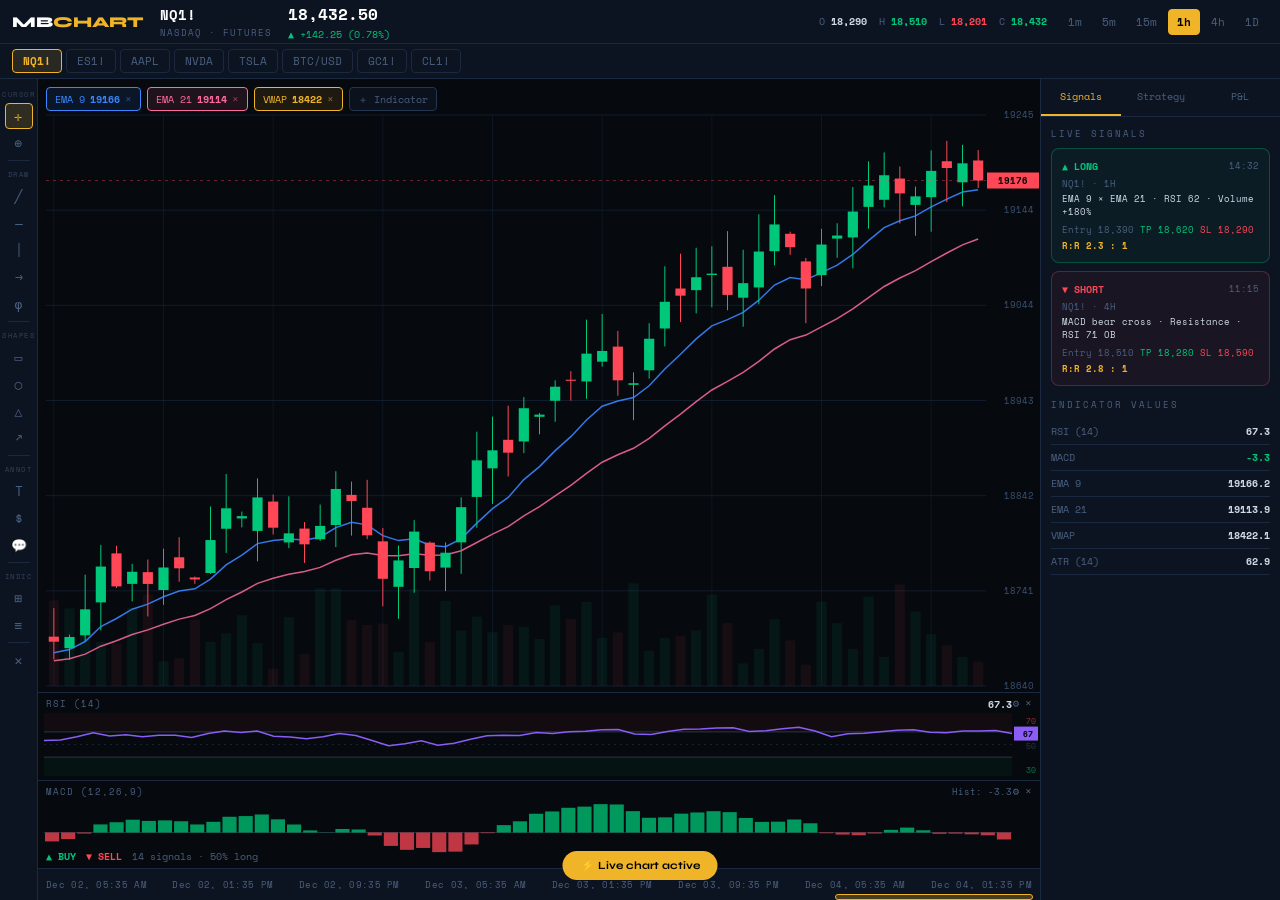
<file: index.html>
<!DOCTYPE html>
<html lang="en">
<head>
<meta charset="UTF-8">
<meta name="viewport" content="width=device-width, initial-scale=1.0">
<title>MONEYBASE — Chart Terminal</title>
<link href="https://fonts.googleapis.com/css2?family=Syne:wght@700;800&family=Space+Mono:wght@400;700&display=swap" rel="stylesheet">
<link rel="stylesheet" href="style.css">
</head>
<body>

<!-- TOP BAR -->
<div class="topbar">
  <div class="topbar-left">
    <div class="logo">MB<span>CHART</span></div>
    <div class="symbol-selector">
      <span class="symbol-active" id="active-symbol">NQ1!</span>
      <span class="symbol-exchange" id="active-exchange">NASDAQ · FUTURES</span>
    </div>
    <div class="price-display">
      <span class="cur-price" id="cur-price">18,432.50</span>
      <span class="cur-change up" id="cur-change">▲ +142.25 (0.78%)</span>
    </div>
  </div>
  <div class="topbar-right">
    <div class="ohlc-bar">
      <span class="ohlc-item">O <span class="ohlc-val" id="ohlc-o">18,290</span></span>
      <span class="ohlc-item">H <span class="ohlc-val up" id="ohlc-h">18,510</span></span>
      <span class="ohlc-item">L <span class="ohlc-val down" id="ohlc-l">18,201</span></span>
      <span class="ohlc-item">C <span class="ohlc-val up" id="ohlc-c">18,432</span></span>
    </div>
    <div class="tf-group">
      <button class="tf-btn" onclick="setTF(this,'1m')">1m</button>
      <button class="tf-btn" onclick="setTF(this,'5m')">5m</button>
      <button class="tf-btn" onclick="setTF(this,'15m')">15m</button>
      <button class="tf-btn active" onclick="setTF(this,'1h')">1h</button>
      <button class="tf-btn" onclick="setTF(this,'4h')">4h</button>
      <button class="tf-btn" onclick="setTF(this,'1D')">1D</button>
    </div>
  </div>
</div>

<!-- SYMBOL STRIP -->
<div class="symbol-strip">
  <div class="sym-chip active" onclick="switchSymbol(this,'NQ1!','NASDAQ · FUTURES',18432.50,0.78)">NQ1!</div>
  <div class="sym-chip" onclick="switchSymbol(this,'ES1!','S&P · FUTURES',5421.25,0.82)">ES1!</div>
  <div class="sym-chip" onclick="switchSymbol(this,'AAPL','NASDAQ · STOCK',189.42,1.14)">AAPL</div>
  <div class="sym-chip" onclick="switchSymbol(this,'NVDA','NASDAQ · STOCK',875.40,2.31)">NVDA</div>
  <div class="sym-chip" onclick="switchSymbol(this,'TSLA','NASDAQ · STOCK',248.10,-0.94)">TSLA</div>
  <div class="sym-chip" onclick="switchSymbol(this,'BTC/USD','CRYPTO',62840.00,3.12)">BTC/USD</div>
  <div class="sym-chip" onclick="switchSymbol(this,'GC1!','COMEX · FUTURES',2089.40,0.44)">GC1!</div>
  <div class="sym-chip" onclick="switchSymbol(this,'CL1!','NYMEX · FUTURES',78.42,-1.14)">CL1!</div>
</div>

<!-- MAIN LAYOUT -->
<div class="main-layout">

  <!-- LEFT TOOLBAR -->
  <div class="left-toolbar">
    <div class="toolbar-section-label">CURSOR</div>
    <button class="tool-btn active" title="Default Cursor" onclick="setTool(this,'cursor')">✛</button>
    <button class="tool-btn" title="Crosshair" onclick="setTool(this,'crosshair')">⊕</button>

    <div class="tool-sep"></div>
    <div class="toolbar-section-label">DRAW</div>
    <button class="tool-btn" title="Trend Line" onclick="setTool(this,'trendline')">╱</button>
    <button class="tool-btn" title="Horizontal Line" onclick="setTool(this,'hline')">—</button>
    <button class="tool-btn" title="Vertical Line" onclick="setTool(this,'vline')">|</button>
    <button class="tool-btn" title="Ray" onclick="setTool(this,'ray')">→</button>
    <button class="tool-btn" title="Fib Retracement" onclick="setTool(this,'fib')">φ</button>

    <div class="tool-sep"></div>
    <div class="toolbar-section-label">SHAPES</div>
    <button class="tool-btn" title="Rectangle" onclick="setTool(this,'rect')">▭</button>
    <button class="tool-btn" title="Circle" onclick="setTool(this,'circle')">○</button>
    <button class="tool-btn" title="Triangle" onclick="setTool(this,'triangle')">△</button>
    <button class="tool-btn" title="Arrow" onclick="setTool(this,'arrow')">↗</button>

    <div class="tool-sep"></div>
    <div class="toolbar-section-label">ANNOT</div>
    <button class="tool-btn" title="Text Label" onclick="setTool(this,'text')">T</button>
    <button class="tool-btn" title="Price Label" onclick="setTool(this,'pricelabel')">$</button>
    <button class="tool-btn" title="Callout" onclick="setTool(this,'callout')">💬</button>

    <div class="tool-sep"></div>
    <div class="toolbar-section-label">INDIC</div>
    <button class="tool-btn" title="Add Indicator" onclick="showIndicatorMenu()">⊞</button>
    <button class="tool-btn" title="Manage Indicators" onclick="showManagePane()">≡</button>

    <div class="tool-sep"></div>
    <button class="tool-btn danger" title="Clear All Drawings" onclick="clearDrawings()">✕</button>
  </div>

  <!-- CHART AREA -->
  <div class="chart-wrap" id="chartWrap">

    <!-- INDICATOR PILLS -->
    <div class="indicator-pills" id="indicatorPills">
      <span class="ind-pill ema" id="pill-ema9">EMA 9 <span class="pill-val" id="pv-ema9">—</span> <span class="pill-x" onclick="removeIndicator('ema9')">×</span></span>
      <span class="ind-pill ema2" id="pill-ema21">EMA 21 <span class="pill-val" id="pv-ema21">—</span> <span class="pill-x" onclick="removeIndicator('ema21')">×</span></span>
      <span class="ind-pill vwap" id="pill-vwap">VWAP <span class="pill-val" id="pv-vwap">—</span> <span class="pill-x" onclick="removeIndicator('vwap')">×</span></span>
      <span class="ind-pill add-ind" onclick="showIndicatorMenu()">＋ Indicator</span>
    </div>

    <!-- MAIN CANVAS -->
    <canvas id="mainChart"></canvas>

    <!-- CROSSHAIR INFO -->
    <div class="crosshair-info" id="crosshairInfo" style="display:none">
      <span id="ci-date">—</span>
      <span>O <b id="ci-o">—</b></span>
      <span>H <b id="ci-h">—</b></span>
      <span>L <b id="ci-l">—</b></span>
      <span>C <b id="ci-c">—</b></span>
      <span id="ci-chg" class="up">—</span>
    </div>

    <!-- SIGNAL LEGEND -->
    <div class="signal-legend">
      <span class="sig-buy">▲ BUY</span>
      <span class="sig-sell">▼ SELL</span>
      <span class="sig-count" id="sig-count">— signals</span>
    </div>

    <!-- SUB PANES CONTAINER -->
    <div id="subPanes">

      <!-- RSI PANE -->
      <div class="sub-pane" id="pane-rsi" data-indicator="rsi">
        <div class="sub-pane-header">
          <span class="sub-pane-label">RSI (14)</span>
          <div class="sub-pane-controls">
            <span class="spc-btn" onclick="changePaneIndicator('pane-rsi')">⚙</span>
            <span class="spc-btn" onclick="removePaneIndicator('pane-rsi')">×</span>
          </div>
        </div>
        <canvas id="rsiChart"></canvas>
        <div class="rsi-levels">
          <span class="rsi-ob">70</span>
          <span class="rsi-mid">50</span>
          <span class="rsi-os">30</span>
        </div>
        <div class="sub-pane-cur" id="rsi-cur">—</div>
      </div>

      <!-- MACD PANE -->
      <div class="sub-pane" id="pane-macd" data-indicator="macd">
        <div class="sub-pane-header">
          <span class="sub-pane-label">MACD (12,26,9)</span>
          <div class="sub-pane-controls">
            <span class="spc-btn" onclick="changePaneIndicator('pane-macd')">⚙</span>
            <span class="spc-btn" onclick="removePaneIndicator('pane-macd')">×</span>
          </div>
        </div>
        <canvas id="macdChart"></canvas>
        <div class="macd-vals" id="macd-vals">— / — / —</div>
      </div>

    </div>

    <!-- TIME AXIS SCRUBBER -->
    <div class="time-axis" id="timeAxis">
      <div class="time-axis-track">
        <div class="time-axis-labels" id="timeLabels"></div>
        <div class="time-scrubber" id="timeScrubber">
          <div class="scrubber-handle" id="scrubberHandle"></div>
        </div>
      </div>
    </div>

  </div>

  <!-- RIGHT PANEL -->
  <div class="right-panel">
    <div class="rp-tabs">
      <button class="rp-tab active" onclick="rpTab(this,'signals')">Signals</button>
      <button class="rp-tab" onclick="rpTab(this,'strategy')">Strategy</button>
      <button class="rp-tab" onclick="rpTab(this,'pnl')">P&amp;L</button>
    </div>

    <!-- SIGNALS -->
    <div class="rp-content active" id="rp-signals">
      <div class="rp-section-title">LIVE SIGNALS</div>
      <div class="signal-card buy">
        <div class="sc-top"><span class="sc-dir buy-label">▲ LONG</span><span class="sc-time">14:32</span></div>
        <div class="sc-sym">NQ1! · 1H</div>
        <div class="sc-reason">EMA 9 × EMA 21 · RSI 62 · Volume +180%</div>
        <div class="sc-levels"><span class="sc-entry">Entry 18,390</span><span class="sc-tp up">TP 18,620</span><span class="sc-sl down">SL 18,290</span></div>
        <div class="sc-rr">R:R 2.3 : 1</div>
      </div>
      <div class="signal-card sell">
        <div class="sc-top"><span class="sc-dir sell-label">▼ SHORT</span><span class="sc-time">11:15</span></div>
        <div class="sc-sym">NQ1! · 4H</div>
        <div class="sc-reason">MACD bear cross · Resistance · RSI 71 OB</div>
        <div class="sc-levels"><span class="sc-entry">Entry 18,510</span><span class="sc-tp up">TP 18,280</span><span class="sc-sl down">SL 18,590</span></div>
        <div class="sc-rr">R:R 2.8 : 1</div>
      </div>
      <div class="rp-section-title" style="margin-top:12px">INDICATOR VALUES</div>
      <div class="ind-value-row"><span class="ivr-name">RSI (14)</span><span class="ivr-val" id="live-rsi">—</span></div>
      <div class="ind-value-row"><span class="ivr-name">MACD</span><span class="ivr-val up" id="live-macd">—</span></div>
      <div class="ind-value-row"><span class="ivr-name">EMA 9</span><span class="ivr-val" id="live-ema9">—</span></div>
      <div class="ind-value-row"><span class="ivr-name">EMA 21</span><span class="ivr-val" id="live-ema21">—</span></div>
      <div class="ind-value-row"><span class="ivr-name">VWAP</span><span class="ivr-val" id="live-vwap">—</span></div>
      <div class="ind-value-row"><span class="ivr-name">ATR (14)</span><span class="ivr-val" id="live-atr">—</span></div>
    </div>

    <!-- STRATEGY -->
    <div class="rp-content" id="rp-strategy">
      <div class="rp-section-title">STRATEGY BUILDER</div>
      <div class="strat-row">
        <label class="strat-label">Entry Condition</label>
        <select class="strat-select">
          <option>EMA 9 crosses above EMA 21</option>
          <option>RSI crosses above 30</option>
          <option>MACD bullish crossover</option>
          <option>Price reclaims VWAP</option>
          <option>Breakout above resistance</option>
        </select>
      </div>
      <div class="strat-row">
        <label class="strat-label">Exit Condition</label>
        <select class="strat-select">
          <option>EMA 9 crosses below EMA 21</option>
          <option>RSI above 70</option>
          <option>MACD bearish crossover</option>
          <option>Fixed R:R 2:1</option>
          <option>Trailing stop 1.5%</option>
        </select>
      </div>
      <div class="strat-row two-col">
        <div><label class="strat-label">Stop Loss</label><input class="strat-input" type="text" value="0.5%"></div>
        <div><label class="strat-label">Take Profit</label><input class="strat-input" type="text" value="1.2%"></div>
      </div>
      <div class="strat-row two-col">
        <div><label class="strat-label">Timeframe</label><select class="strat-select"><option>1H</option><option>4H</option><option>1D</option><option>15m</option></select></div>
        <div><label class="strat-label">Lookback</label><select class="strat-select"><option>30 days</option><option>90 days</option><option>6 months</option><option>1 year</option></select></div>
      </div>
      <button class="bt-run-btn" onclick="runBacktest()">▶ RUN BACKTEST</button>
      <div class="bt-results" id="bt-results" style="display:none">
        <div class="bt-stat-grid">
          <div class="bt-stat"><div class="bt-stat-val up" id="bt-winrate">—</div><div class="bt-stat-label">Win Rate</div></div>
          <div class="bt-stat"><div class="bt-stat-val up" id="bt-pf">—</div><div class="bt-stat-label">Profit Factor</div></div>
          <div class="bt-stat"><div class="bt-stat-val up" id="bt-trades">—</div><div class="bt-stat-label">Trades</div></div>
          <div class="bt-stat"><div class="bt-stat-val up" id="bt-return">—</div><div class="bt-stat-label">Net Return</div></div>
          <div class="bt-stat"><div class="bt-stat-val down" id="bt-dd">—</div><div class="bt-stat-label">Max DD</div></div>
          <div class="bt-stat"><div class="bt-stat-val up" id="bt-sharpe">—</div><div class="bt-stat-label">Sharpe</div></div>
        </div>
      </div>
    </div>

    <!-- P&L -->
    <div class="rp-content" id="rp-pnl">
      <div class="rp-section-title">EQUITY CURVE</div>
      <canvas id="equityChart" height="130"></canvas>
      <div class="rp-section-title" style="margin-top:12px">TRADE LOG</div>
      <div class="trade-log">
        <div class="tl-row win"><span class="tl-sym">NQ1!</span><span class="tl-dir">LONG</span><span class="tl-pnl up">+$312</span><span class="tl-pct up">+1.7%</span></div>
        <div class="tl-row win"><span class="tl-sym">NQ1!</span><span class="tl-dir">SHORT</span><span class="tl-pnl up">+$228</span><span class="tl-pct up">+1.2%</span></div>
        <div class="tl-row loss"><span class="tl-sym">NQ1!</span><span class="tl-dir">LONG</span><span class="tl-pnl down">-$94</span><span class="tl-pct down">-0.5%</span></div>
        <div class="tl-row win"><span class="tl-sym">NQ1!</span><span class="tl-dir">LONG</span><span class="tl-pnl up">+$540</span><span class="tl-pct up">+2.9%</span></div>
        <div class="tl-row win"><span class="tl-sym">NQ1!</span><span class="tl-dir">SHORT</span><span class="tl-pnl up">+$186</span><span class="tl-pct up">+1.0%</span></div>
        <div class="tl-row loss"><span class="tl-sym">NQ1!</span><span class="tl-dir">SHORT</span><span class="tl-pnl down">-$156</span><span class="tl-pct down">-0.8%</span></div>
        <div class="tl-row win"><span class="tl-sym">NQ1!</span><span class="tl-dir">LONG</span><span class="tl-pnl up">+$408</span><span class="tl-pct up">+2.2%</span></div>
      </div>
      <div class="pnl-summary">
        <div class="pnl-sum-item"><div class="pnl-sum-label">Total P&L</div><div class="pnl-sum-val up">+$1,688</div></div>
        <div class="pnl-sum-item"><div class="pnl-sum-label">Win Rate</div><div class="pnl-sum-val up">74.3%</div></div>
        <div class="pnl-sum-item"><div class="pnl-sum-label">Avg Win</div><div class="pnl-sum-val up">+$328</div></div>
        <div class="pnl-sum-item"><div class="pnl-sum-label">Avg Loss</div><div class="pnl-sum-val down">-$125</div></div>
      </div>
    </div>
  </div>
</div>

<!-- INDICATOR MENU MODAL -->
<div class="modal-overlay" id="indModal" onclick="hideIndicatorMenu()">
  <div class="modal-box" onclick="event.stopPropagation()">
    <div class="modal-title">Add Indicator</div>
    <input class="modal-search" type="text" placeholder="Search indicators..." oninput="filterIndicators(this.value)">
    <div class="modal-grid" id="indicatorGrid">
      <div class="modal-ind" data-name="RSI" onclick="addIndicator('RSI')">RSI</div>
      <div class="modal-ind" data-name="MACD" onclick="addIndicator('MACD')">MACD</div>
      <div class="modal-ind" data-name="EMA" onclick="addIndicator('EMA')">EMA</div>
      <div class="modal-ind" data-name="VWAP" onclick="addIndicator('VWAP')">VWAP</div>
      <div class="modal-ind" data-name="Bollinger Bands" onclick="addIndicator('BB')">Bollinger Bands</div>
      <div class="modal-ind" data-name="ATR" onclick="addIndicator('ATR')">ATR</div>
      <div class="modal-ind" data-name="Stochastic" onclick="addIndicator('STOCH')">Stochastic</div>
      <div class="modal-ind" data-name="OBV" onclick="addIndicator('OBV')">OBV</div>
      <div class="modal-ind" data-name="Ichimoku" onclick="addIndicator('ICHIMOKU')">Ichimoku</div>
      <div class="modal-ind" data-name="SuperTrend" onclick="addIndicator('SUPERTREND')">SuperTrend</div>
      <div class="modal-ind" data-name="Williams %R" onclick="addIndicator('WILLR')">Williams %R</div>
      <div class="modal-ind" data-name="CCI" onclick="addIndicator('CCI')">CCI</div>
      <div class="modal-ind" data-name="Volume" onclick="addIndicator('VOL')">Volume</div>
      <div class="modal-ind" data-name="VWMA" onclick="addIndicator('VWMA')">VWMA</div>
    </div>
    <button class="modal-close" onclick="hideIndicatorMenu()">Close</button>
  </div>
</div>

<!-- PANE CHANGE MODAL -->
<div class="modal-overlay" id="paneModal" onclick="hidePaneModal()">
  <div class="modal-box" onclick="event.stopPropagation()">
    <div class="modal-title">Change Pane Indicator</div>
    <div class="modal-grid" id="paneIndicatorGrid">
      <div class="modal-ind" onclick="setPaneIndicator('rsi')">RSI</div>
      <div class="modal-ind" onclick="setPaneIndicator('macd')">MACD</div>
      <div class="modal-ind" onclick="setPaneIndicator('stoch')">Stochastic</div>
      <div class="modal-ind" onclick="setPaneIndicator('cci')">CCI</div>
      <div class="modal-ind" onclick="setPaneIndicator('atr')">ATR</div>
      <div class="modal-ind" onclick="setPaneIndicator('obv')">OBV</div>
      <div class="modal-ind" onclick="setPaneIndicator('willr')">Williams %R</div>
      <div class="modal-ind" onclick="setPaneIndicator('volume')">Volume</div>
    </div>
    <button class="modal-close" onclick="hidePaneModal()">Cancel</button>
  </div>
</div>

<div class="toast" id="toast"></div>
<script src="app.js"></script>
</body>
</html>
</file>
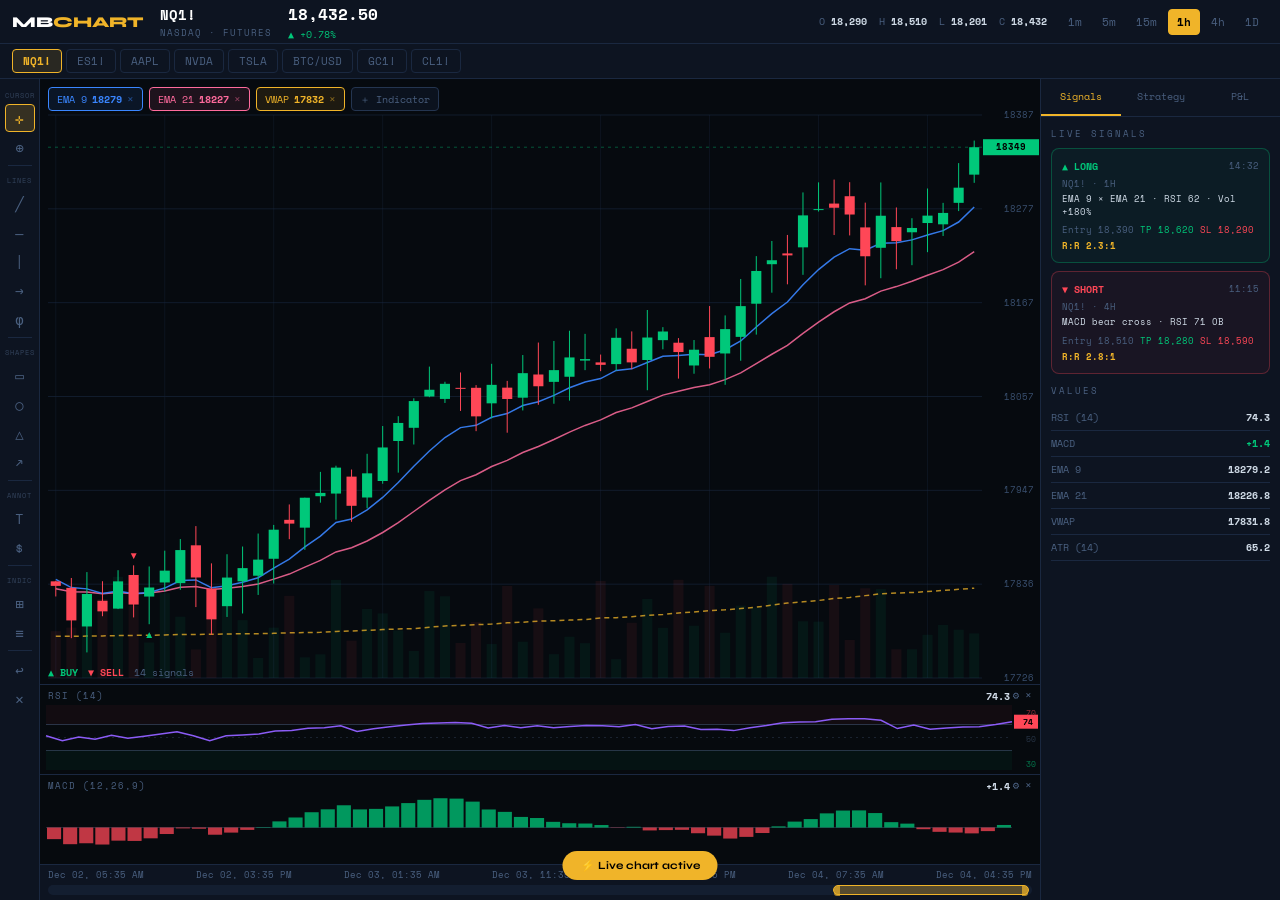
<file: chart.html>
<!DOCTYPE html>
<html lang="en">
<head>
<meta charset="UTF-8">
<meta name="viewport" content="width=device-width, initial-scale=1.0">
<title>MONEYBASE — Chart Terminal</title>
<link href="https://fonts.googleapis.com/css2?family=Syne:wght@700;800&family=Space+Mono:wght@400;700&display=swap" rel="stylesheet">
<style>
:root{--bg:#060a0f;--surface:#0d1421;--surface2:#111c2e;--border:#1a2840;--border2:#243550;--gold:#f0b429;--green:#00c87a;--red:#ff4757;--blue:#3a86ff;--purple:#8b5cf6;--text:#d1dce8;--muted:#4a6080;}
*{margin:0;padding:0;box-sizing:border-box;}
html,body{height:100%;overflow:hidden;}
body{background:var(--bg);color:var(--text);font-family:'Space Mono',monospace;display:flex;flex-direction:column;font-size:12px;}
.up{color:var(--green);}.down{color:var(--red);}

/* TOP BAR */
.topbar{display:flex;align-items:center;justify-content:space-between;padding:0 12px;height:44px;background:var(--surface);border-bottom:1px solid var(--border);flex-shrink:0;gap:16px;}
.topbar-left{display:flex;align-items:center;gap:16px;}
.topbar-right{display:flex;align-items:center;gap:12px;}
.logo{font-family:'Syne',sans-serif;font-weight:800;font-size:15px;color:#fff;}
.logo span{color:var(--gold);}
.symbol-selector{display:flex;flex-direction:column;gap:1px;}
.symbol-active{font-size:14px;font-weight:700;color:#fff;}
.symbol-exchange{font-size:9px;color:var(--muted);letter-spacing:1px;}
.price-display{display:flex;flex-direction:column;gap:1px;}
.cur-price{font-size:16px;font-weight:700;color:#fff;transition:color 0.3s;}
.cur-change{font-size:10px;}
.ohlc-bar{display:flex;gap:12px;}
.ohlc-item{font-size:10px;color:var(--muted);}
.ohlc-val{color:var(--text);font-weight:700;}
.tf-group{display:flex;gap:2px;}
.tf-btn{padding:4px 8px;background:transparent;border:1px solid transparent;border-radius:4px;color:var(--muted);font-size:11px;font-family:'Space Mono',monospace;cursor:pointer;transition:all 0.15s;}
.tf-btn:hover{color:var(--text);border-color:var(--border2);}
.tf-btn.active{background:var(--gold);color:#000;font-weight:700;border-color:var(--gold);}

/* SYMBOL STRIP */
.symbol-strip{display:flex;gap:4px;padding:5px 12px;background:var(--surface);border-bottom:1px solid var(--border);overflow-x:auto;flex-shrink:0;scrollbar-width:none;}
.symbol-strip::-webkit-scrollbar{display:none;}
.sym-chip{flex-shrink:0;padding:3px 10px;border-radius:4px;border:1px solid var(--border);font-size:11px;color:var(--muted);cursor:pointer;transition:all 0.15s;}
.sym-chip:hover{color:var(--text);border-color:var(--border2);}
.sym-chip.active{background:rgba(240,180,41,0.12);border-color:var(--gold);color:var(--gold);font-weight:700;}

/* LAYOUT */
.main-layout{display:flex;flex:1;overflow:hidden;min-height:0;}

/* LEFT TOOLBAR */
.left-toolbar{width:40px;background:var(--surface);border-right:1px solid var(--border);display:flex;flex-direction:column;align-items:center;padding:6px 0;gap:1px;flex-shrink:0;overflow-y:auto;scrollbar-width:none;}
.left-toolbar::-webkit-scrollbar{display:none;}
.tb-label{font-size:7px;letter-spacing:1px;color:var(--muted);text-transform:uppercase;margin:5px 0 2px;opacity:0.6;text-align:center;width:100%;}
.tool-btn{width:30px;height:28px;border-radius:4px;background:transparent;border:1px solid transparent;color:var(--muted);font-size:14px;cursor:pointer;display:flex;align-items:center;justify-content:center;transition:all 0.15s;flex-shrink:0;font-family:'Space Mono',monospace;position:relative;}
.tool-btn:hover{color:var(--text);background:var(--surface2);}
.tool-btn.active{background:rgba(240,180,41,0.18);border-color:var(--gold);color:var(--gold);}
.tool-btn.danger:hover{color:var(--red);background:rgba(255,71,87,0.1);}
.tool-btn[title]:hover::after{content:attr(title);position:absolute;left:38px;top:50%;transform:translateY(-50%);background:#1a2840;color:#d1dce8;font-size:10px;padding:4px 8px;border-radius:4px;white-space:nowrap;z-index:200;pointer-events:none;border:1px solid var(--border2);}
.tool-sep{width:24px;height:1px;background:var(--border);margin:3px 0;}

/* CHART COLUMN */
.chart-column{flex:1;display:flex;flex-direction:column;overflow:hidden;min-width:0;}

/* CHART WRAP — canvas layer */
.chart-wrap{flex:1;position:relative;overflow:hidden;background:var(--bg);min-height:0;}
#mainChart{position:absolute;top:0;left:0;width:100%;height:100%;cursor:crosshair;}
#drawCanvas{position:absolute;top:0;left:0;width:100%;height:100%;pointer-events:none;}

/* INDICATOR PILLS */
.indicator-pills{position:absolute;top:8px;left:8px;display:flex;gap:6px;z-index:20;flex-wrap:wrap;pointer-events:all;}
.ind-pill{display:flex;align-items:center;gap:5px;padding:3px 8px;border-radius:4px;font-size:10px;border:1px solid;backdrop-filter:blur(4px);}
.ind-pill.ema{border-color:#3a86ff;color:#3a86ff;background:rgba(58,134,255,0.1);}
.ind-pill.ema2{border-color:#ff6b9d;color:#ff6b9d;background:rgba(255,107,157,0.1);}
.ind-pill.vwap{border-color:var(--gold);color:var(--gold);background:rgba(240,180,41,0.1);}
.ind-pill.bb{border-color:#8b5cf6;color:#8b5cf6;background:rgba(139,92,246,0.1);}
.ind-pill.add-ind{border-color:var(--border2);color:var(--muted);cursor:pointer;background:rgba(13,20,33,0.85);}
.ind-pill.add-ind:hover{border-color:var(--gold);color:var(--gold);}
.pill-val{font-weight:700;}
.pill-x{opacity:0.5;cursor:pointer;font-size:11px;}
.pill-x:hover{opacity:1;color:var(--red);}

/* CROSSHAIR INFO */
.crosshair-info{position:absolute;top:8px;right:8px;background:rgba(13,20,33,0.92);border:1px solid var(--border2);border-radius:6px;padding:5px 10px;font-size:10px;display:flex;gap:10px;z-index:20;pointer-events:none;}
.crosshair-info b{color:#fff;}

/* SIGNAL LEGEND */
.signal-legend{position:absolute;bottom:4px;left:8px;display:flex;align-items:center;gap:10px;font-size:10px;z-index:20;pointer-events:none;}
.sig-buy{color:var(--green);font-weight:700;}
.sig-sell{color:var(--red);font-weight:700;}
.sig-count{color:var(--muted);}

/* DRAWING COLOR PICKER */
.draw-controls{position:absolute;top:8px;left:50%;transform:translateX(-50%);display:none;gap:6px;align-items:center;z-index:30;background:rgba(13,20,33,0.92);border:1px solid var(--border2);border-radius:8px;padding:4px 10px;}
.draw-controls.visible{display:flex;}
.draw-controls label{font-size:9px;color:var(--muted);}
.color-swatch{width:18px;height:18px;border-radius:3px;cursor:pointer;border:2px solid transparent;transition:border-color 0.15s;}
.color-swatch.active{border-color:#fff;}
.draw-thickness{background:var(--bg);border:1px solid var(--border2);border-radius:3px;color:var(--text);font-size:10px;font-family:'Space Mono',monospace;padding:2px 4px;width:40px;}
.draw-undo{background:transparent;border:1px solid var(--border2);color:var(--muted);border-radius:4px;padding:2px 7px;cursor:pointer;font-size:10px;font-family:'Space Mono',monospace;}
.draw-undo:hover{color:var(--red);border-color:var(--red);}

/* SUB PANES */
.sub-panes-wrap{flex-shrink:0;}
.sub-pane{height:90px;border-top:1px solid var(--border);position:relative;background:rgba(6,10,15,0.7);}
.sub-pane-header{position:absolute;top:0;left:0;right:0;height:20px;display:flex;align-items:center;justify-content:space-between;padding:0 8px;z-index:3;}
.sub-pane-label{font-size:9px;color:var(--muted);letter-spacing:1px;}
.spc-btns{display:flex;gap:6px;}
.spc-btn{font-size:11px;color:var(--muted);cursor:pointer;}
.spc-btn:hover{color:var(--gold);}
.sub-pane canvas{width:100%;height:100%;display:block;}
.rsi-levels{position:absolute;right:4px;top:20px;bottom:0;display:flex;flex-direction:column;justify-content:space-between;padding:2px 0 4px;font-size:8px;pointer-events:none;}
.rsi-ob{color:var(--red);opacity:0.6;}.rsi-mid{color:var(--muted);opacity:0.5;}.rsi-os{color:var(--green);opacity:0.6;}
.sub-pane-cur{position:absolute;top:4px;right:30px;font-size:10px;font-weight:700;}

/* DATE / SCRUBBER BAR — attached to chart column */
.date-bar{height:36px;background:var(--surface);border-top:1px solid var(--border);flex-shrink:0;display:flex;align-items:center;padding:0 8px;gap:8px;position:relative;}
.date-labels{display:flex;justify-content:space-between;position:absolute;left:8px;right:8px;top:3px;pointer-events:none;}
.date-labels span{font-size:9px;color:var(--muted);}
.scrub-track{position:absolute;left:8px;right:8px;bottom:5px;height:10px;background:rgba(26,40,64,0.5);border-radius:5px;cursor:pointer;}
.scrub-handle{position:absolute;height:10px;background:rgba(240,180,41,0.3);border:1px solid var(--gold);border-radius:5px;cursor:grab;min-width:20px;}
.scrub-handle:hover{background:rgba(240,180,41,0.5);}
.scrub-handle:active{cursor:grabbing;}
/* zoom ends on scrub track */
.scrub-zoom-l,.scrub-zoom-r{position:absolute;top:0;height:10px;width:6px;background:var(--gold);border-radius:3px;cursor:ew-resize;opacity:0.7;}
.scrub-zoom-l{left:0;border-radius:3px 0 0 3px;}
.scrub-zoom-r{right:0;border-radius:0 3px 3px 0;}

/* RIGHT PANEL */
.right-panel{width:240px;background:var(--surface);border-left:1px solid var(--border);display:flex;flex-direction:column;flex-shrink:0;overflow:hidden;}
.rp-tabs{display:flex;border-bottom:1px solid var(--border);flex-shrink:0;}
.rp-tab{flex:1;padding:10px 4px;background:transparent;border:none;color:var(--muted);font-size:10px;font-family:'Space Mono',monospace;cursor:pointer;border-bottom:2px solid transparent;}
.rp-tab:hover{color:var(--text);}
.rp-tab.active{color:var(--gold);border-bottom-color:var(--gold);}
.rp-content{display:none;flex:1;overflow-y:auto;padding:10px;scrollbar-width:thin;scrollbar-color:var(--border) transparent;}
.rp-content.active{display:block;}
.rp-sec{font-size:9px;letter-spacing:2px;color:var(--muted);text-transform:uppercase;margin-bottom:8px;}
.signal-card{border-radius:8px;padding:10px;margin-bottom:8px;border:1px solid;}
.signal-card.buy{border-color:rgba(0,200,122,0.3);background:rgba(0,200,122,0.05);}
.signal-card.sell{border-color:rgba(255,71,87,0.3);background:rgba(255,71,87,0.05);}
.sc-top{display:flex;justify-content:space-between;margin-bottom:3px;}
.sc-dir{font-size:10px;font-weight:700;}.buy-label{color:var(--green);}.sell-label{color:var(--red);}
.sc-time{font-size:9px;color:var(--muted);}
.sc-sym{font-size:9px;color:var(--muted);margin-bottom:3px;}
.sc-reason{font-size:9px;line-height:1.4;margin-bottom:5px;}
.sc-levels{display:flex;gap:6px;flex-wrap:wrap;margin-bottom:3px;font-size:9px;}
.sc-entry{color:var(--muted);}.sc-rr{font-size:9px;color:var(--gold);font-weight:700;}
.ivr{display:flex;justify-content:space-between;padding:5px 0;border-bottom:1px solid var(--border);font-size:10px;}
.ivr-n{color:var(--muted);}.ivr-v{font-weight:700;}
.strat-row{margin-bottom:9px;}
.strat-lbl{display:block;font-size:9px;color:var(--muted);letter-spacing:1px;text-transform:uppercase;margin-bottom:3px;}
.strat-sel,.strat-inp{width:100%;background:var(--bg);border:1px solid var(--border2);border-radius:4px;color:var(--text);font-size:10px;font-family:'Space Mono',monospace;padding:5px 7px;outline:none;}
.strat-sel:focus,.strat-inp:focus{border-color:var(--gold);}
.two-col{display:grid;grid-template-columns:1fr 1fr;gap:8px;}
.bt-btn{width:100%;padding:9px;background:var(--gold);color:#000;border:none;border-radius:6px;font-family:'Syne',sans-serif;font-size:12px;font-weight:800;cursor:pointer;margin-top:4px;}
.bt-btn:hover{opacity:0.85;}
.bt-res{margin-top:10px;}
.bt-grid{display:grid;grid-template-columns:1fr 1fr 1fr;gap:5px;}
.bt-stat{background:var(--bg);border:1px solid var(--border);border-radius:5px;padding:7px 5px;text-align:center;}
.bt-sv{font-size:13px;font-weight:700;margin-bottom:2px;}
.bt-sl{font-size:8px;color:var(--muted);}
#equityChart{width:100%;display:block;}
.trade-log{max-height:180px;overflow-y:auto;margin-bottom:8px;}
.tl-row{display:flex;align-items:center;gap:6px;padding:4px 0;border-bottom:1px solid var(--border);font-size:10px;}
.tl-row.win{border-left:2px solid var(--green);padding-left:5px;}
.tl-row.loss{border-left:2px solid var(--red);padding-left:5px;}
.tl-sym{color:var(--text);font-weight:700;flex:1;}.tl-dir{color:var(--muted);font-size:9px;}.tl-pnl{font-weight:700;}.tl-pct{font-size:9px;}
.pnl-sum{display:grid;grid-template-columns:1fr 1fr;gap:5px;}
.pnl-si{background:var(--bg);border:1px solid var(--border);border-radius:5px;padding:7px;}
.pnl-sl{font-size:8px;color:var(--muted);margin-bottom:2px;}.pnl-sv{font-size:13px;font-weight:700;}

/* MODALS */
.modal-ov{position:fixed;inset:0;background:rgba(0,0,0,0.75);display:none;align-items:center;justify-content:center;z-index:999;}
.modal-ov.open{display:flex;}
.modal-box{background:var(--surface);border:1px solid var(--border2);border-radius:12px;padding:18px;width:300px;}
.modal-title{font-family:'Syne',sans-serif;font-size:14px;font-weight:700;margin-bottom:12px;color:#fff;}
.modal-search{width:100%;background:var(--bg);border:1px solid var(--border2);border-radius:6px;color:var(--text);font-family:'Space Mono',monospace;font-size:11px;padding:7px 10px;outline:none;margin-bottom:10px;}
.modal-search:focus{border-color:var(--gold);}
.modal-grid{display:grid;grid-template-columns:1fr 1fr;gap:6px;margin-bottom:12px;}
.modal-ind{padding:9px 8px;background:var(--bg);border:1px solid var(--border2);border-radius:6px;font-size:11px;cursor:pointer;text-align:center;transition:all 0.15s;}
.modal-ind:hover{border-color:var(--gold);color:var(--gold);background:rgba(240,180,41,0.08);}
.modal-ind.hidden{display:none;}
.modal-close{width:100%;padding:8px;background:var(--border);border:none;border-radius:6px;color:var(--text);font-family:'Space Mono',monospace;font-size:11px;cursor:pointer;}
.modal-close:hover{background:var(--border2);}

/* TOAST */
.toast{position:fixed;bottom:20px;left:50%;transform:translateX(-50%) translateY(60px);background:var(--gold);color:#000;padding:8px 18px;border-radius:20px;font-size:11px;font-weight:700;z-index:9999;transition:transform 0.3s;white-space:nowrap;font-family:'Syne',sans-serif;pointer-events:none;}
.toast.show{transform:translateX(-50%) translateY(0);}
::-webkit-scrollbar{width:4px;height:4px;}::-webkit-scrollbar-track{background:transparent;}::-webkit-scrollbar-thumb{background:var(--border);border-radius:2px;}
</style>
</head>
<body>

<!-- TOP BAR -->
<div class="topbar">
  <div class="topbar-left">
    <div class="logo">MB<span>CHART</span></div>
    <div class="symbol-selector">
      <span class="symbol-active" id="active-symbol">NQ1!</span>
      <span class="symbol-exchange" id="active-exchange">NASDAQ · FUTURES</span>
    </div>
    <div class="price-display">
      <span class="cur-price" id="cur-price">18,432.50</span>
      <span class="cur-change up" id="cur-change">▲ +0.78%</span>
    </div>
  </div>
  <div class="topbar-right">
    <div class="ohlc-bar">
      <span class="ohlc-item">O <span class="ohlc-val" id="ohlc-o">18,290</span></span>
      <span class="ohlc-item">H <span class="ohlc-val up" id="ohlc-h">18,510</span></span>
      <span class="ohlc-item">L <span class="ohlc-val down" id="ohlc-l">18,201</span></span>
      <span class="ohlc-item">C <span class="ohlc-val up" id="ohlc-c">18,432</span></span>
    </div>
    <div class="tf-group">
      <button class="tf-btn" onclick="setTF(this,'1m')">1m</button>
      <button class="tf-btn" onclick="setTF(this,'5m')">5m</button>
      <button class="tf-btn" onclick="setTF(this,'15m')">15m</button>
      <button class="tf-btn active" onclick="setTF(this,'1h')">1h</button>
      <button class="tf-btn" onclick="setTF(this,'4h')">4h</button>
      <button class="tf-btn" onclick="setTF(this,'1D')">1D</button>
    </div>
  </div>
</div>

<!-- SYMBOL STRIP -->
<div class="symbol-strip">
  <div class="sym-chip active" onclick="switchSymbol(this,'NQ1!','NASDAQ · FUTURES',18432.50,0.78)">NQ1!</div>
  <div class="sym-chip" onclick="switchSymbol(this,'ES1!','S&P · FUTURES',5421.25,0.82)">ES1!</div>
  <div class="sym-chip" onclick="switchSymbol(this,'AAPL','NASDAQ · STOCK',189.42,1.14)">AAPL</div>
  <div class="sym-chip" onclick="switchSymbol(this,'NVDA','NASDAQ · STOCK',875.40,2.31)">NVDA</div>
  <div class="sym-chip" onclick="switchSymbol(this,'TSLA','NASDAQ · STOCK',248.10,-0.94)">TSLA</div>
  <div class="sym-chip" onclick="switchSymbol(this,'BTC/USD','CRYPTO',62840.00,3.12)">BTC/USD</div>
  <div class="sym-chip" onclick="switchSymbol(this,'GC1!','COMEX · FUTURES',2089.40,0.44)">GC1!</div>
  <div class="sym-chip" onclick="switchSymbol(this,'CL1!','NYMEX · FUTURES',78.42,-1.14)">CL1!</div>
</div>

<div class="main-layout">

  <!-- LEFT TOOLBAR -->
  <div class="left-toolbar">
    <div class="tb-label">CURSOR</div>
    <button class="tool-btn active" title="Pointer" onclick="setTool(this,'pointer')">✛</button>
    <button class="tool-btn" title="Crosshair" onclick="setTool(this,'crosshair')">⊕</button>
    <div class="tool-sep"></div>
    <div class="tb-label">LINES</div>
    <button class="tool-btn" title="Trend Line" onclick="setTool(this,'trendline')">╱</button>
    <button class="tool-btn" title="Horizontal Line" onclick="setTool(this,'hline')">—</button>
    <button class="tool-btn" title="Vertical Line" onclick="setTool(this,'vline')">|</button>
    <button class="tool-btn" title="Ray" onclick="setTool(this,'ray')">→</button>
    <button class="tool-btn" title="Fib Retracement" onclick="setTool(this,'fib')">φ</button>
    <div class="tool-sep"></div>
    <div class="tb-label">SHAPES</div>
    <button class="tool-btn" title="Rectangle" onclick="setTool(this,'rect')">▭</button>
    <button class="tool-btn" title="Circle / Ellipse" onclick="setTool(this,'circle')">○</button>
    <button class="tool-btn" title="Triangle" onclick="setTool(this,'triangle')">△</button>
    <button class="tool-btn" title="Arrow" onclick="setTool(this,'arrow')">↗</button>
    <div class="tool-sep"></div>
    <div class="tb-label">ANNOT</div>
    <button class="tool-btn" title="Text Label" onclick="setTool(this,'text')">T</button>
    <button class="tool-btn" title="Price Label" onclick="setTool(this,'pricelabel')">$</button>
    <div class="tool-sep"></div>
    <div class="tb-label">INDIC</div>
    <button class="tool-btn" title="Add Indicator" onclick="showIndModal()">⊞</button>
    <button class="tool-btn" title="Manage Panes" onclick="showIndModal()">≡</button>
    <div class="tool-sep"></div>
    <button class="tool-btn danger" title="Undo Last Drawing" onclick="undoDrawing()">↩</button>
    <button class="tool-btn danger" title="Clear All Drawings" onclick="clearDrawings()">✕</button>
  </div>

  <!-- CHART COLUMN -->
  <div class="chart-column" id="chartColumn">

    <!-- CHART WRAP -->
    <div class="chart-wrap" id="chartWrap">
      <canvas id="mainChart"></canvas>
      <canvas id="drawCanvas"></canvas>

      <!-- INDICATOR PILLS -->
      <div class="indicator-pills" id="indPills">
        <span class="ind-pill ema" id="pill-ema9">EMA 9 <span class="pill-val" id="pv-ema9">—</span> <span class="pill-x" onclick="removeOverlay('ema9')">×</span></span>
        <span class="ind-pill ema2" id="pill-ema21">EMA 21 <span class="pill-val" id="pv-ema21">—</span> <span class="pill-x" onclick="removeOverlay('ema21')">×</span></span>
        <span class="ind-pill vwap" id="pill-vwap">VWAP <span class="pill-val" id="pv-vwap">—</span> <span class="pill-x" onclick="removeOverlay('vwap')">×</span></span>
        <span class="ind-pill add-ind" onclick="showIndModal()">＋ Indicator</span>
      </div>

      <!-- DRAW CONTROLS -->
      <div class="draw-controls" id="drawControls">
        <label>Color</label>
        <div class="color-swatch active" style="background:#f0b429" onclick="setDrawColor('#f0b429',this)"></div>
        <div class="color-swatch" style="background:#00c87a" onclick="setDrawColor('#00c87a',this)"></div>
        <div class="color-swatch" style="background:#ff4757" onclick="setDrawColor('#ff4757',this)"></div>
        <div class="color-swatch" style="background:#3a86ff" onclick="setDrawColor('#3a86ff',this)"></div>
        <div class="color-swatch" style="background:#ffffff" onclick="setDrawColor('#ffffff',this)"></div>
        <label>W</label>
        <input class="draw-thickness" id="drawThick" type="number" min="1" max="6" value="1">
        <button class="draw-undo" onclick="undoDrawing()">↩ Undo</button>
      </div>

      <!-- CROSSHAIR INFO -->
      <div class="crosshair-info" id="crosshairInfo" style="display:none">
        <span id="ci-date">—</span>
        <span>O <b id="ci-o">—</b></span>
        <span>H <b id="ci-h">—</b></span>
        <span>L <b id="ci-l">—</b></span>
        <span>C <b id="ci-c">—</b></span>
        <span id="ci-chg" class="up">—</span>
      </div>

      <!-- SIGNAL LEGEND -->
      <div class="signal-legend">
        <span class="sig-buy">▲ BUY</span>
        <span class="sig-sell">▼ SELL</span>
        <span class="sig-count" id="sig-count">— signals</span>
      </div>
    </div>

    <!-- SUB PANES -->
    <div class="sub-panes-wrap" id="subPanes">
      <div class="sub-pane" id="pane-rsi" data-ind="rsi">
        <div class="sub-pane-header">
          <span class="sub-pane-label">RSI (14)</span>
          <div class="spc-btns"><span class="spc-btn" onclick="changePaneInd('pane-rsi')">⚙</span><span class="spc-btn" onclick="removePane('pane-rsi')">×</span></div>
        </div>
        <canvas id="rsiChart"></canvas>
        <div class="rsi-levels"><span class="rsi-ob">70</span><span class="rsi-mid">50</span><span class="rsi-os">30</span></div>
        <div class="sub-pane-cur" id="rsi-cur">—</div>
      </div>
      <div class="sub-pane" id="pane-macd" data-ind="macd">
        <div class="sub-pane-header">
          <span class="sub-pane-label">MACD (12,26,9)</span>
          <div class="spc-btns"><span class="spc-btn" onclick="changePaneInd('pane-macd')">⚙</span><span class="spc-btn" onclick="removePane('pane-macd')">×</span></div>
        </div>
        <canvas id="macdChart"></canvas>
        <div class="sub-pane-cur" id="macd-cur">—</div>
      </div>
    </div>

    <!-- DATE BAR — attached to chart column -->
    <div class="date-bar" id="dateBar">
      <div class="date-labels" id="dateLabels"></div>
      <div class="scrub-track" id="scrubTrack">
        <div class="scrub-handle" id="scrubHandle">
          <div class="scrub-zoom-l" id="scrubZoomL"></div>
          <div class="scrub-zoom-r" id="scrubZoomR"></div>
        </div>
      </div>
    </div>

  </div>

  <!-- RIGHT PANEL -->
  <div class="right-panel">
    <div class="rp-tabs">
      <button class="rp-tab active" onclick="rpTab(this,'signals')">Signals</button>
      <button class="rp-tab" onclick="rpTab(this,'strategy')">Strategy</button>
      <button class="rp-tab" onclick="rpTab(this,'pnl')">P&amp;L</button>
    </div>
    <div class="rp-content active" id="rp-signals">
      <div class="rp-sec">LIVE SIGNALS</div>
      <div class="signal-card buy"><div class="sc-top"><span class="sc-dir buy-label">▲ LONG</span><span class="sc-time">14:32</span></div><div class="sc-sym">NQ1! · 1H</div><div class="sc-reason">EMA 9 × EMA 21 · RSI 62 · Vol +180%</div><div class="sc-levels"><span class="sc-entry">Entry 18,390</span><span class="up">TP 18,620</span><span class="down">SL 18,290</span></div><div class="sc-rr">R:R 2.3:1</div></div>
      <div class="signal-card sell"><div class="sc-top"><span class="sc-dir sell-label">▼ SHORT</span><span class="sc-time">11:15</span></div><div class="sc-sym">NQ1! · 4H</div><div class="sc-reason">MACD bear cross · RSI 71 OB</div><div class="sc-levels"><span class="sc-entry">Entry 18,510</span><span class="up">TP 18,280</span><span class="down">SL 18,590</span></div><div class="sc-rr">R:R 2.8:1</div></div>
      <div class="rp-sec" style="margin-top:10px">VALUES</div>
      <div class="ivr"><span class="ivr-n">RSI (14)</span><span class="ivr-v" id="live-rsi">—</span></div>
      <div class="ivr"><span class="ivr-n">MACD</span><span class="ivr-v up" id="live-macd">—</span></div>
      <div class="ivr"><span class="ivr-n">EMA 9</span><span class="ivr-v" id="live-ema9">—</span></div>
      <div class="ivr"><span class="ivr-n">EMA 21</span><span class="ivr-v" id="live-ema21">—</span></div>
      <div class="ivr"><span class="ivr-n">VWAP</span><span class="ivr-v" id="live-vwap">—</span></div>
      <div class="ivr"><span class="ivr-n">ATR (14)</span><span class="ivr-v" id="live-atr">—</span></div>
    </div>
    <div class="rp-content" id="rp-strategy">
      <div class="rp-sec">STRATEGY BUILDER</div>
      <div class="strat-row"><label class="strat-lbl">Entry</label><select class="strat-sel"><option>EMA 9 crosses above EMA 21</option><option>RSI crosses above 30</option><option>MACD bullish crossover</option><option>Price reclaims VWAP</option></select></div>
      <div class="strat-row"><label class="strat-lbl">Exit</label><select class="strat-sel"><option>EMA 9 crosses below EMA 21</option><option>RSI above 70</option><option>MACD bearish crossover</option><option>Fixed R:R 2:1</option></select></div>
      <div class="strat-row two-col"><div><label class="strat-lbl">Stop Loss</label><input class="strat-inp" value="0.5%"></div><div><label class="strat-lbl">Take Profit</label><input class="strat-inp" value="1.2%"></div></div>
      <div class="strat-row two-col"><div><label class="strat-lbl">Timeframe</label><select class="strat-sel"><option>1H</option><option>4H</option><option>1D</option></select></div><div><label class="strat-lbl">Lookback</label><select class="strat-sel"><option>30 days</option><option>90 days</option><option>1 year</option></select></div></div>
      <button class="bt-btn" onclick="runBacktest()">▶ RUN BACKTEST</button>
      <div class="bt-res" id="bt-res" style="display:none">
        <div class="bt-grid">
          <div class="bt-stat"><div class="bt-sv up" id="bt-wr">—</div><div class="bt-sl">Win Rate</div></div>
          <div class="bt-stat"><div class="bt-sv up" id="bt-pf">—</div><div class="bt-sl">Prof. Factor</div></div>
          <div class="bt-stat"><div class="bt-sv up" id="bt-tr">—</div><div class="bt-sl">Trades</div></div>
          <div class="bt-stat"><div class="bt-sv up" id="bt-rt">—</div><div class="bt-sl">Net Return</div></div>
          <div class="bt-stat"><div class="bt-sv down" id="bt-dd">—</div><div class="bt-sl">Max DD</div></div>
          <div class="bt-stat"><div class="bt-sv up" id="bt-sh">—</div><div class="bt-sl">Sharpe</div></div>
        </div>
      </div>
    </div>
    <div class="rp-content" id="rp-pnl">
      <div class="rp-sec">EQUITY CURVE</div>
      <canvas id="equityChart" height="130"></canvas>
      <div class="rp-sec" style="margin-top:10px">TRADE LOG</div>
      <div class="trade-log">
        <div class="tl-row win"><span class="tl-sym">NQ1!</span><span class="tl-dir">LONG</span><span class="tl-pnl up">+$312</span><span class="tl-pct up">+1.7%</span></div>
        <div class="tl-row win"><span class="tl-sym">NQ1!</span><span class="tl-dir">SHORT</span><span class="tl-pnl up">+$228</span><span class="tl-pct up">+1.2%</span></div>
        <div class="tl-row loss"><span class="tl-sym">NQ1!</span><span class="tl-dir">LONG</span><span class="tl-pnl down">-$94</span><span class="tl-pct down">-0.5%</span></div>
        <div class="tl-row win"><span class="tl-sym">NQ1!</span><span class="tl-dir">LONG</span><span class="tl-pnl up">+$540</span><span class="tl-pct up">+2.9%</span></div>
        <div class="tl-row win"><span class="tl-sym">NQ1!</span><span class="tl-dir">SHORT</span><span class="tl-pnl up">+$186</span><span class="tl-pct up">+1.0%</span></div>
        <div class="tl-row loss"><span class="tl-sym">NQ1!</span><span class="tl-dir">SHORT</span><span class="tl-pnl down">-$156</span><span class="tl-pct down">-0.8%</span></div>
        <div class="tl-row win"><span class="tl-sym">NQ1!</span><span class="tl-dir">LONG</span><span class="tl-pnl up">+$408</span><span class="tl-pct up">+2.2%</span></div>
      </div>
      <div class="pnl-sum">
        <div class="pnl-si"><div class="pnl-sl">Total P&L</div><div class="pnl-sv up">+$1,688</div></div>
        <div class="pnl-si"><div class="pnl-sl">Win Rate</div><div class="pnl-sv up">74.3%</div></div>
        <div class="pnl-si"><div class="pnl-sl">Avg Win</div><div class="pnl-sv up">+$328</div></div>
        <div class="pnl-si"><div class="pnl-sl">Avg Loss</div><div class="pnl-sv down">-$125</div></div>
      </div>
    </div>
  </div>
</div>

<!-- INDICATOR MODAL -->
<div class="modal-ov" id="indModal" onclick="hideIndModal()">
  <div class="modal-box" onclick="event.stopPropagation()">
    <div class="modal-title">Add Indicator</div>
    <input class="modal-search" type="text" placeholder="Search..." oninput="filterInds(this.value)">
    <div class="modal-grid" id="indGrid">
      <div class="modal-ind" data-name="RSI" onclick="addIndicator('rsi')">RSI</div>
      <div class="modal-ind" data-name="MACD" onclick="addIndicator('macd')">MACD</div>
      <div class="modal-ind" data-name="EMA" onclick="addIndicator('ema')">EMA</div>
      <div class="modal-ind" data-name="VWAP" onclick="addIndicator('vwap')">VWAP</div>
      <div class="modal-ind" data-name="Bollinger Bands" onclick="addIndicator('bb')">Bollinger Bands</div>
      <div class="modal-ind" data-name="ATR" onclick="addIndicator('atr')">ATR</div>
      <div class="modal-ind" data-name="Stochastic" onclick="addIndicator('stoch')">Stochastic</div>
      <div class="modal-ind" data-name="OBV" onclick="addIndicator('obv')">OBV</div>
      <div class="modal-ind" data-name="Williams %R" onclick="addIndicator('willr')">Williams %R</div>
      <div class="modal-ind" data-name="CCI" onclick="addIndicator('cci')">CCI</div>
      <div class="modal-ind" data-name="Volume" onclick="addIndicator('volume')">Volume</div>
      <div class="modal-ind" data-name="VWMA" onclick="addIndicator('vwma')">VWMA</div>
    </div>
    <button class="modal-close" onclick="hideIndModal()">Close</button>
  </div>
</div>

<!-- PANE CHANGE MODAL -->
<div class="modal-ov" id="paneModal" onclick="hidePaneModal()">
  <div class="modal-box" onclick="event.stopPropagation()">
    <div class="modal-title">Change Pane Indicator</div>
    <div class="modal-grid">
      <div class="modal-ind" onclick="setPaneInd('rsi')">RSI</div>
      <div class="modal-ind" onclick="setPaneInd('macd')">MACD</div>
      <div class="modal-ind" onclick="setPaneInd('stoch')">Stochastic</div>
      <div class="modal-ind" onclick="setPaneInd('cci')">CCI</div>
      <div class="modal-ind" onclick="setPaneInd('atr')">ATR</div>
      <div class="modal-ind" onclick="setPaneInd('obv')">OBV</div>
      <div class="modal-ind" onclick="setPaneInd('willr')">Williams %R</div>
      <div class="modal-ind" onclick="setPaneInd('volume')">Volume</div>
    </div>
    <button class="modal-close" onclick="hidePaneModal()">Cancel</button>
  </div>
</div>

<div class="toast" id="toast"></div>

<script>
// ═══════════════════════════════════════════════════
//  DATA GENERATORS
// ═══════════════════════════════════════════════════
function generateCandles(n=300,base=18000,vol=80){
  const out=[];let p=base;const now=Date.now(),ms=3600000;
  for(let i=n;i>=0;i--){
    const o=p+(Math.random()-.5)*vol*.4;
    const c=o+(Math.random()-.5)*vol;
    const h=Math.max(o,c)+Math.random()*vol*.5;
    const l=Math.min(o,c)-Math.random()*vol*.5;
    out.push({t:new Date(now-i*ms),o:+o.toFixed(2),h:+h.toFixed(2),l:+l.toFixed(2),c:+c.toFixed(2),v:+(1000+Math.random()*5000).toFixed(0)});
    p=c;
  }
  return out;
}
const calcEMA=(a,p)=>{const k=2/(p+1),o=[a[0]];for(let i=1;i<a.length;i++)o.push(a[i]*k+o[i-1]*(1-k));return o;};
function calcRSI(a,p=14){const o=new Array(p).fill(null);let g=0,l=0;for(let i=1;i<=p;i++){const d=a[i]-a[i-1];d>0?g+=d:l-=d;}let ag=g/p,al=l/p;o.push(100-100/(1+ag/(al||1e-9)));for(let i=p+1;i<a.length;i++){const d=a[i]-a[i-1];ag=(ag*(p-1)+Math.max(d,0))/p;al=(al*(p-1)+Math.max(-d,0))/p;o.push(100-100/(1+ag/(al||1e-9)));}return o;}
function calcMACD(a,f=12,s=26,sig=9){const ef=calcEMA(a,f),es=calcEMA(a,s);const ml=ef.map((v,i)=>v-es[i]);const sl=calcEMA(ml.slice(s-1),sig);return{ml,sl,hist:a.map((_,i)=>{const si=i-(s-1);return si>=0&&si<sl.length?ml[i]-sl[si]:null;})};}
const calcVWAP=cs=>{let cv=0,cV=0;return cs.map(c=>{const tp=(c.h+c.l+c.c)/3;cv+=tp*c.v;cV+=c.v;return cv/cV;});};
const calcATR=(cs,p=14)=>{const tr=cs.map((c,i)=>i===0?c.h-c.l:Math.max(c.h-c.l,Math.abs(c.h-cs[i-1].c),Math.abs(c.l-cs[i-1].c)));return calcEMA(tr,p);};
const calcBB=(a,p=20,m=2)=>a.map((_,i)=>{if(i<p)return null;const sl=a.slice(i-p+1,i+1),mn=sl.reduce((x,y)=>x+y,0)/p,sd=Math.sqrt(sl.reduce((x,y)=>x+(y-mn)**2,0)/p);return{mid:mn,upper:mn+m*sd,lower:mn-m*sd};});
function calcStoch(cs,k=14,d=3){const kL=cs.map((_,i)=>{if(i<k)return null;const sl=cs.slice(i-k+1,i+1),hi=Math.max(...sl.map(c=>c.h)),lo=Math.min(...sl.map(c=>c.l));return((cs[i].c-lo)/(hi-lo))*100;});const dL=kL.map((_,i)=>{const sl=kL.slice(Math.max(0,i-d+1),i+1).filter(v=>v!==null);return sl.length===d?sl.reduce((a,b)=>a+b,0)/d:null;});return{kL,dL};}
const calcCCI=(cs,p=20)=>cs.map((_,i)=>{if(i<p)return null;const sl=cs.slice(i-p+1,i+1),tps=sl.map(c=>(c.h+c.l+c.c)/3),mn=tps.reduce((a,b)=>a+b,0)/p,md=tps.reduce((a,b)=>a+Math.abs(b-mn),0)/p;return(tps[tps.length-1]-mn)/(0.015*md);});
const calcOBV=cs=>{let o=0;return cs.map((c,i)=>{if(i>0)o+=c.c>cs[i-1].c?c.v:c.c<cs[i-1].c?-c.v:0;return o;});};
const calcWillR=(cs,p=14)=>cs.map((_,i)=>{if(i<p)return null;const sl=cs.slice(i-p+1,i+1),hi=Math.max(...sl.map(c=>c.h)),lo=Math.min(...sl.map(c=>c.l));return((hi-cs[i].c)/(hi-lo))*-100;});
function calcSignals(cs,e9,e21){const out=[];for(let i=1;i<cs.length;i++){if(e9[i-1]<=e21[i-1]&&e9[i]>e21[i])out.push({i,type:'buy',price:cs[i].l});if(e9[i-1]>=e21[i-1]&&e9[i]<e21[i])out.push({i,type:'sell',price:cs[i].h});}return out;}

// ═══════════════════════════════════════════════════
//  STATE
// ═══════════════════════════════════════════════════
const TOTAL=300;
let candles,closes,ema9,ema21,vwapData,rsiData,macdData,atrData,bbData,stochData,signals;
let visibleStart=240,visibleCount=60;
const MIN_VIS=10,MAX_VIS=280;
let overlays={ema9:true,ema21:true,vwap:true,bb:false};
let panes=[{id:'pane-rsi',ind:'rsi'},{id:'pane-macd',ind:'macd'}];
let activePaneTarget=null;

// Drawing state
let activeTool='pointer';
let drawColor='#f0b429';
let drawings=[];          // committed drawings
let currentDraw=null;     // in-progress drawing
let isDrawing=false;
let drawStartPx={x:0,y:0};

// Chart geometry (updated on resize/draw)
let chartGeom={PAD_L:8,PAD_R:58,PAD_T:36,PAD_B:6,W:0,H:0,pMin:0,pMax:1,start:0,end:0};

function rebuildData(n=TOTAL,base=18000,vol=80){
  candles=generateCandles(n,base,vol);
  closes=candles.map(c=>c.c);
  ema9=calcEMA(closes,9);ema21=calcEMA(closes,21);
  vwapData=calcVWAP(candles);rsiData=calcRSI(closes);
  macdData=calcMACD(closes);atrData=calcATR(candles);
  bbData=calcBB(closes);stochData=calcStoch(candles);
  signals=calcSignals(candles,ema9,ema21);
  const sc=document.getElementById('sig-count');
  if(sc)sc.textContent=signals.length+' signals';
}
rebuildData();

// ═══════════════════════════════════════════════════
//  CANVAS SETUP
// ═══════════════════════════════════════════════════
const mainCanvas=document.getElementById('mainChart');
const drawCanvas=document.getElementById('drawCanvas');
const equityCanvas=document.getElementById('equityChart');
const mCtx=mainCanvas.getContext('2d');
const dCtx=drawCanvas.getContext('2d');
const eCtx=equityCanvas.getContext('2d');

function resize(){
  const wrap=document.getElementById('chartWrap');
  const spWrap=document.getElementById('subPanes');
  const paneEls=spWrap.querySelectorAll('.sub-pane');
  const dateBarH=document.getElementById('dateBar').offsetHeight;
  const subH=Array.from(paneEls).reduce((a,el)=>a+el.offsetHeight,0);
  const colH=document.getElementById('chartColumn').clientHeight;
  const mainH=colH-subH-dateBarH;

  mainCanvas.width=drawCanvas.width=wrap.clientWidth;
  mainCanvas.height=drawCanvas.height=Math.max(mainH,150);
  wrap.style.height=Math.max(mainH,150)+'px';

  paneEls.forEach(el=>{const c=el.querySelector('canvas');if(c){c.width=wrap.clientWidth;c.height=el.clientHeight;}});
  equityCanvas.width=equityCanvas.parentElement.clientWidth-20;
  equityCanvas.height=130;
  updateScrubber();drawAll();drawEquity();
}

// ═══════════════════════════════════════════════════
//  COORDINATE HELPERS
// ═══════════════════════════════════════════════════
function getChartGeom(){
  const W=mainCanvas.width,H=mainCanvas.height;
  const PAD_L=8,PAD_R=58,PAD_T=36,PAD_B=6;
  const end=Math.min(visibleStart+visibleCount,candles.length);
  const start=Math.max(0,end-visibleCount);
  const slice=candles.slice(start,end);
  const hi=Math.max(...slice.map(c=>c.h)),lo=Math.min(...slice.map(c=>c.l));
  const pd=(hi-lo)*0.05||1;
  return{PAD_L,PAD_R,PAD_T,PAD_B,W,H,cW:W-PAD_L-PAD_R,cH:H-PAD_T-PAD_B,pMax:hi+pd,pMin:lo-pd,start,end,candleW:(W-PAD_L-PAD_R)/visibleCount};
}
function pxToPrice(py,g){return g.pMax-((py-g.PAD_T)/g.cH)*(g.pMax-g.pMin);}
function pxToBarIdx(px,g){return Math.floor((px-g.PAD_L)/g.candleW);}
function barIdxToPx(idx,g){return g.PAD_L+(idx+0.5)*g.candleW;}
function priceToPx(price,g){return g.PAD_T+g.cH-((price-g.pMin)/(g.pMax-g.pMin))*g.cH;}

// ═══════════════════════════════════════════════════
//  DRAW ALL
// ═══════════════════════════════════════════════════
function drawAll(){
  drawMain();
  panes.forEach(p=>drawPane(p));
  updateLiveValues();
  updateDateLabels();
}

// ═══════════════════════════════════════════════════
//  MAIN CHART
// ═══════════════════════════════════════════════════
function drawMain(){
  const g=getChartGeom();
  chartGeom=g;
  const{W,H,PAD_L,PAD_R,PAD_T,PAD_B,cW,cH,pMax,pMin,start,end,candleW}=g;
  const ctx=mCtx;
  ctx.clearRect(0,0,W,H);
  const slice=candles.slice(start,end);
  if(!slice.length)return;
  const bodyW=Math.max(candleW*.65,1.5);
  const toX=i=>PAD_L+(i+.5)*candleW;
  const toY=p=>priceToPx(p,g);

  // Grid
  ctx.lineWidth=1;
  for(let i=0;i<=6;i++){
    const y=PAD_T+(cH/6)*i;
    ctx.strokeStyle='rgba(26,40,64,0.6)';ctx.beginPath();ctx.moveTo(PAD_L,y);ctx.lineTo(W-PAD_R,y);ctx.stroke();
    const p=pMax-((pMax-pMin)/6)*i;
    ctx.fillStyle='#3a5070';ctx.font='9px Space Mono';ctx.textAlign='right';ctx.fillText(p.toFixed(0),W-PAD_R+52,y+3);
  }
  for(let i=0;i<slice.length;i+=Math.max(1,Math.floor(visibleCount/8))){
    ctx.strokeStyle='rgba(26,40,64,0.35)';ctx.beginPath();ctx.moveTo(toX(i),PAD_T);ctx.lineTo(toX(i),PAD_T+cH);ctx.stroke();
  }

  // Volume bg
  const maxV=Math.max(...slice.map(c=>c.v));
  slice.forEach((c,i)=>{
    const vh=(c.v/maxV)*cH*.18;
    ctx.fillStyle=c.c>=c.o?'rgba(0,200,122,0.07)':'rgba(255,71,87,0.07)';
    ctx.fillRect(toX(i)-bodyW/2,PAD_T+cH-vh,bodyW,vh);
  });

  // BB
  if(overlays.bb){
    const slBB=bbData.slice(start,end);
    ['upper','lower'].forEach(key=>{
      ctx.strokeStyle='rgba(139,92,246,0.5)';ctx.lineWidth=1;ctx.setLineDash([3,3]);
      ctx.beginPath();let f=true;
      slBB.forEach((b,i)=>{if(!b)return;f?ctx.moveTo(toX(i),toY(b[key])):ctx.lineTo(toX(i),toY(b[key]));f=false;});
      ctx.stroke();ctx.setLineDash([]);
    });
  }
  // VWAP
  if(overlays.vwap){
    ctx.strokeStyle='rgba(240,180,41,0.75)';ctx.lineWidth=1.5;ctx.setLineDash([5,4]);
    ctx.beginPath();vwapData.slice(start,end).forEach((v,i)=>i===0?ctx.moveTo(toX(i),toY(v)):ctx.lineTo(toX(i),toY(v)));
    ctx.stroke();ctx.setLineDash([]);
  }
  // EMA 21
  if(overlays.ema21){
    ctx.strokeStyle='rgba(255,107,157,0.85)';ctx.lineWidth=1.5;ctx.beginPath();
    ema21.slice(start,end).forEach((v,i)=>i===0?ctx.moveTo(toX(i),toY(v)):ctx.lineTo(toX(i),toY(v)));ctx.stroke();
  }
  // EMA 9
  if(overlays.ema9){
    ctx.strokeStyle='rgba(58,134,255,0.9)';ctx.lineWidth=1.5;ctx.beginPath();
    ema9.slice(start,end).forEach((v,i)=>i===0?ctx.moveTo(toX(i),toY(v)):ctx.lineTo(toX(i),toY(v)));ctx.stroke();
  }
  // Candles
  slice.forEach((c,i)=>{
    const x=toX(i),isUp=c.c>=c.o,col=isUp?'#00c87a':'#ff4757';
    ctx.strokeStyle=col;ctx.lineWidth=1;ctx.beginPath();ctx.moveTo(x,toY(c.h));ctx.lineTo(x,toY(c.l));ctx.stroke();
    const bT=toY(Math.max(c.o,c.c)),bB=toY(Math.min(c.o,c.c));
    ctx.fillStyle=col;ctx.fillRect(x-bodyW/2,bT,bodyW,Math.max(bB-bT,1));
  });
  // Signals
  ctx.font='bold 10px Space Mono';ctx.textAlign='center';
  signals.filter(s=>s.i>=start&&s.i<end).forEach(s=>{
    const li=s.i-start;
    if(s.type==='buy'){ctx.fillStyle='#00c87a';ctx.fillText('▲',toX(li),toY(s.price)+14);}
    else{ctx.fillStyle='#ff4757';ctx.fillText('▼',toX(li),toY(s.price)-6);}
  });
  // Last price line
  const last=slice[slice.length-1];
  if(last){
    const lY=toY(last.c),isUp=last.c>=last.o;
    ctx.strokeStyle=isUp?'rgba(0,200,122,0.4)':'rgba(255,71,87,0.4)';
    ctx.lineWidth=1;ctx.setLineDash([3,4]);ctx.beginPath();ctx.moveTo(PAD_L,lY);ctx.lineTo(W-PAD_R,lY);ctx.stroke();ctx.setLineDash([]);
    ctx.fillStyle=isUp?'#00c87a':'#ff4757';ctx.fillRect(W-PAD_R+1,lY-8,56,16);
    ctx.fillStyle='#000';ctx.font='bold 9px Space Mono';ctx.textAlign='center';ctx.fillText(last.c.toFixed(0),W-PAD_R+29,lY+3);
  }
  // Pill values
  const li=end-1;
  if(overlays.ema9) setEl('pv-ema9',ema9[li]?.toFixed(0)||'—');
  if(overlays.ema21)setEl('pv-ema21',ema21[li]?.toFixed(0)||'—');
  if(overlays.vwap) setEl('pv-vwap',vwapData[li]?.toFixed(0)||'—');

  // Redraw committed drawings on top
  redrawAllDrawings();
}

// ═══════════════════════════════════════════════════
//  DRAWING ENGINE
// ═══════════════════════════════════════════════════
function redrawAllDrawings(){
  const g=chartGeom;
  dCtx.clearRect(0,0,drawCanvas.width,drawCanvas.height);
  drawings.forEach(d=>renderDrawing(dCtx,d,g));
}

function renderDrawing(ctx,d,g){
  ctx.save();
  ctx.strokeStyle=d.color||'#f0b429';
  ctx.fillStyle=d.color+'33'||'rgba(240,180,41,0.15)';
  ctx.lineWidth=d.width||1;
  ctx.setLineDash([]);

  const x1=barIdxToPx(d.bi1,g),y1=priceToPx(d.p1,g);
  const x2=barIdxToPx(d.bi2,g),y2=priceToPx(d.p2,g);

  switch(d.type){
    case'trendline':
      ctx.beginPath();ctx.moveTo(x1,y1);ctx.lineTo(x2,y2);ctx.stroke();
      drawEndDot(ctx,x1,y1,d.color);drawEndDot(ctx,x2,y2,d.color);
      break;
    case'hline':
      ctx.setLineDash([6,4]);ctx.beginPath();ctx.moveTo(0,y1);ctx.lineTo(drawCanvas.width,y1);ctx.stroke();ctx.setLineDash([]);
      ctx.font='9px Space Mono';ctx.fillStyle=d.color;ctx.textAlign='left';ctx.fillText(d.p1.toFixed(1),drawCanvas.width-g.PAD_R+2,y1-3);
      break;
    case'vline':
      ctx.setLineDash([6,4]);ctx.beginPath();ctx.moveTo(x1,0);ctx.lineTo(x1,drawCanvas.height);ctx.stroke();ctx.setLineDash([]);
      break;
    case'ray':
      {const dx=x2-x1,dy=y2-y1,len=Math.hypot(dx,dy)||1,ext=3000;
      ctx.beginPath();ctx.moveTo(x1,y1);ctx.lineTo(x1+dx/len*ext,y1+dy/len*ext);ctx.stroke();
      drawEndDot(ctx,x1,y1,d.color);}break;
    case'rect':
      ctx.strokeRect(Math.min(x1,x2),Math.min(y1,y2),Math.abs(x2-x1),Math.abs(y2-y1));
      ctx.fillRect(Math.min(x1,x2),Math.min(y1,y2),Math.abs(x2-x1),Math.abs(y2-y1));
      break;
    case'circle':
      {const rx=Math.abs(x2-x1)/2,ry=Math.abs(y2-y1)/2,cx=(x1+x2)/2,cy=(y1+y2)/2;
      ctx.beginPath();ctx.ellipse(cx,cy,rx,ry,0,0,Math.PI*2);ctx.stroke();ctx.fill();}break;
    case'triangle':
      ctx.beginPath();ctx.moveTo((x1+x2)/2,y1);ctx.lineTo(x2,y2);ctx.lineTo(x1,y2);ctx.closePath();ctx.stroke();ctx.fill();
      break;
    case'arrow':
      drawArrow(ctx,x1,y1,x2,y2,d.color,d.width);break;
    case'fib':
      drawFib(ctx,x1,y1,x2,y2,d.color);break;
    case'text':
      ctx.font=`bold ${12+(d.width||1)}px Space Mono`;ctx.fillStyle=d.color;ctx.textAlign='left';
      ctx.fillText(d.label||'Note',x1,y1);break;
  }
  ctx.restore();
}

function drawEndDot(ctx,x,y,color){
  ctx.save();ctx.fillStyle=color;ctx.beginPath();ctx.arc(x,y,3,0,Math.PI*2);ctx.fill();ctx.restore();
}
function drawArrow(ctx,x1,y1,x2,y2,color,lw=1){
  const angle=Math.atan2(y2-y1,x2-x1);const hs=10+lw*2;
  ctx.beginPath();ctx.moveTo(x1,y1);ctx.lineTo(x2,y2);ctx.stroke();
  ctx.save();ctx.fillStyle=color;ctx.translate(x2,y2);ctx.rotate(angle);
  ctx.beginPath();ctx.moveTo(0,0);ctx.lineTo(-hs,-hs/2.5);ctx.lineTo(-hs,hs/2.5);ctx.closePath();ctx.fill();ctx.restore();
}
function drawFib(ctx,x1,y1,x2,y2,color){
  const levels=[0,0.236,0.382,0.5,0.618,0.786,1];
  const dY=y2-y1;
  levels.forEach(lvl=>{
    const y=y1+dY*lvl;
    ctx.globalAlpha=0.6;ctx.strokeStyle=color;ctx.lineWidth=1;ctx.setLineDash([4,3]);
    ctx.beginPath();ctx.moveTo(Math.min(x1,x2),y);ctx.lineTo(Math.max(x1,x2)+80,y);ctx.stroke();ctx.setLineDash([]);
    ctx.globalAlpha=1;ctx.font='8px Space Mono';ctx.fillStyle=color;ctx.textAlign='left';
    ctx.fillText((lvl*100).toFixed(1)+'%',Math.max(x1,x2)+4,y-2);
  });
}

// Preview in-progress drawing
function previewDrawing(ex,ey){
  const g=chartGeom;
  dCtx.clearRect(0,0,drawCanvas.width,drawCanvas.height);
  drawings.forEach(d=>renderDrawing(dCtx,d,g));
  if(!isDrawing||!currentDraw)return;

  const cd={...currentDraw,bi2:pxToBarIdx(ex,g),p2:pxToPrice(ey,g)};
  // For hline/vline snap
  if(activeTool==='hline')cd.bi2=cd.bi1+visibleCount;
  if(activeTool==='vline')cd.p2=cd.p1;
  dCtx.save();dCtx.globalAlpha=0.7;
  renderDrawing(dCtx,cd,g);
  dCtx.restore();
}

// ═══════════════════════════════════════════════════
//  DRAW CANVAS EVENTS
// ═══════════════════════════════════════════════════
const DRAW_TOOLS=['trendline','hline','vline','ray','rect','circle','triangle','arrow','fib','text','pricelabel'];
function isDrawTool(t){return DRAW_TOOLS.includes(t);}

drawCanvas.style.pointerEvents='none'; // starts as non-interactive

function updateDrawCanvasEvents(){
  if(isDrawTool(activeTool)){
    drawCanvas.style.pointerEvents='all';
    drawCanvas.style.cursor='crosshair';
    mainCanvas.style.pointerEvents='none';
  }else{
    drawCanvas.style.pointerEvents='none';
    drawCanvas.style.cursor='default';
    mainCanvas.style.pointerEvents='all';
  }
}

drawCanvas.addEventListener('mousedown',e=>{
  if(!isDrawTool(activeTool))return;
  const g=getChartGeom();chartGeom=g;
  const rect=drawCanvas.getBoundingClientRect();
  const px=e.clientX-rect.left,py=e.clientY-rect.top;
  const bi=pxToBarIdx(px,g);
  const pr=pxToPrice(py,g);
  isDrawing=true;
  drawStartPx={x:px,y:py};

  if(activeTool==='text'||activeTool==='pricelabel'){
    const label=prompt(activeTool==='text'?'Enter label text:':'Enter price note:','Note');
    if(label){
      drawings.push({type:'text',bi1:bi,p1:pr,bi2:bi,p2:pr,color:drawColor,width:parseInt(document.getElementById('drawThick').value)||1,label});
      redrawAllDrawings();
    }
    isDrawing=false;return;
  }

  currentDraw={type:activeTool,bi1:bi,p1:pr,bi2:bi,p2:pr,color:drawColor,width:parseInt(document.getElementById('drawThick').value)||1};
});

drawCanvas.addEventListener('mousemove',e=>{
  if(!isDrawing||!currentDraw)return;
  const rect=drawCanvas.getBoundingClientRect();
  previewDrawing(e.clientX-rect.left,e.clientY-rect.top);
});

drawCanvas.addEventListener('mouseup',e=>{
  if(!isDrawing||!currentDraw)return;
  const g=chartGeom;
  const rect=drawCanvas.getBoundingClientRect();
  const px=e.clientX-rect.left,py=e.clientY-rect.top;
  currentDraw.bi2=pxToBarIdx(px,g);
  currentDraw.p2=pxToPrice(py,g);
  if(activeTool==='hline')currentDraw.bi2=currentDraw.bi1+visibleCount;
  if(activeTool==='vline')currentDraw.p2=currentDraw.p1;
  drawings.push({...currentDraw});
  currentDraw=null;isDrawing=false;
  redrawAllDrawings();
  showToast(activeTool+' drawn');
});

drawCanvas.addEventListener('mouseleave',()=>{
  if(isDrawing&&currentDraw){
    drawings.push({...currentDraw});
    currentDraw=null;isDrawing=false;
    redrawAllDrawings();
  }
});

// Crosshair on main canvas (when pointer tool)
mainCanvas.addEventListener('mousemove',e=>{
  if(isDrawTool(activeTool))return;
  const rect=mainCanvas.getBoundingClientRect();
  const mx=e.clientX-rect.left;
  const g=chartGeom;
  const idx=pxToBarIdx(mx,g);
  if(idx>=0&&idx<visibleCount){
    const ci=Math.min(visibleStart+idx,candles.length-1);
    const c=candles[ci];if(!c)return;
    document.getElementById('crosshairInfo').style.display='flex';
    setEl('ci-date',c.t.toLocaleString('en-US',{month:'short',day:'2-digit',hour:'2-digit',minute:'2-digit'}));
    setEl('ci-o',c.o.toFixed(2));setEl('ci-h',c.h.toFixed(2));setEl('ci-l',c.l.toFixed(2));setEl('ci-c',c.c.toFixed(2));
    const chg=((c.c-c.o)/c.o*100);
    const ce=document.getElementById('ci-chg');ce.textContent=(chg>=0?'+':'')+chg.toFixed(2)+'%';ce.className=chg>=0?'up':'down';
  }
});
mainCanvas.addEventListener('mouseleave',()=>document.getElementById('crosshairInfo').style.display='none');

// Mouse wheel on chart wrap
document.getElementById('chartWrap').addEventListener('wheel',e=>{
  e.preventDefault();
  if(e.ctrlKey||e.metaKey||e.shiftKey){
    const center=visibleStart+visibleCount/2;
    visibleCount=Math.max(MIN_VIS,Math.min(MAX_VIS,visibleCount+(e.deltaY>0?5:-5)));
    visibleStart=Math.max(0,Math.min(candles.length-visibleCount,Math.round(center-visibleCount/2)));
  }else{
    const step=Math.max(1,Math.floor(visibleCount/8));
    visibleStart=Math.max(0,Math.min(candles.length-visibleCount,visibleStart+(e.deltaY>0?step:-step)));
  }
  drawAll();updateScrubber();
},{passive:false});

// ═══════════════════════════════════════════════════
//  SUB PANE DRAW
// ═══════════════════════════════════════════════════
function drawPane({id,ind}){
  const el=document.getElementById(id);if(!el)return;
  const c=el.querySelector('canvas');if(!c)return;
  const W=c.width,H=c.height,ctx=c.getContext('2d');
  ctx.clearRect(0,0,W,H);
  const start=Math.max(0,Math.min(visibleStart,candles.length-visibleCount));
  const end=Math.min(start+visibleCount,candles.length);
  const PT=20,PB=4,PL=6,PR=28,cW=W-PL-PR,cH=H-PT-PB;
  const toX=i=>PL+(i/(visibleCount-1))*cW;

  const lbl=el.querySelector('.sub-pane-label');

  if(ind==='rsi'){
    const sl=rsiData.slice(start,end);
    const toY=v=>PT+cH-(v/100)*cH;
    ctx.fillStyle='rgba(255,71,87,0.05)';ctx.fillRect(PL,PT,cW,toY(70)-PT);
    ctx.fillStyle='rgba(0,200,122,0.05)';ctx.fillRect(PL,toY(30),cW,PT+cH-toY(30));
    [70,50,30].forEach(lvl=>{ctx.strokeStyle=lvl===50?'rgba(74,96,128,0.3)':'rgba(74,96,128,0.5)';ctx.lineWidth=1;ctx.setLineDash(lvl===50?[2,4]:[]);ctx.beginPath();ctx.moveTo(PL,toY(lvl));ctx.lineTo(W-PR,toY(lvl));ctx.stroke();ctx.setLineDash([]);});
    ctx.strokeStyle='#8b5cf6';ctx.lineWidth=1.5;ctx.beginPath();let f=true;sl.forEach((v,i)=>{if(v===null)return;f?ctx.moveTo(toX(i),toY(v)):ctx.lineTo(toX(i),toY(v));f=false;});ctx.stroke();
    const cur=sl.filter(v=>v!==null).pop();
    if(cur){setEl('rsi-cur',cur.toFixed(1));setEl('live-rsi',cur.toFixed(1));const cY=toY(cur);ctx.fillStyle=cur>70?'#ff4757':cur<30?'#00c87a':'#8b5cf6';ctx.fillRect(W-PR+2,cY-7,PR-4,14);ctx.fillStyle='#000';ctx.font='bold 8px Space Mono';ctx.textAlign='center';ctx.fillText(cur.toFixed(0),W-PR/2+2,cY+3);}
    if(lbl)lbl.textContent='RSI (14)';

  }else if(ind==='macd'){
    const hist=macdData.hist.slice(start,end);const valid=hist.filter(v=>v!==null);if(!valid.length)return;
    const maxA=Math.max(...valid.map(Math.abs))||1,mid=PT+cH/2,barW=cW/visibleCount;
    ctx.strokeStyle='rgba(74,96,128,0.4)';ctx.lineWidth=1;ctx.beginPath();ctx.moveTo(PL,mid);ctx.lineTo(W-PR,mid);ctx.stroke();
    hist.forEach((v,i)=>{if(v===null)return;const bH=(Math.abs(v)/maxA)*(cH*.45);ctx.fillStyle=v>=0?'rgba(0,200,122,0.75)':'rgba(255,71,87,0.75)';ctx.fillRect(PL+i*barW+1,v>=0?mid-bH:mid,barW-2,bH);});
    const curH=valid[valid.length-1]||0;setEl('live-macd',(curH>=0?'+':'')+curH.toFixed(1));setEl('macd-cur',(curH>=0?'+':'')+curH.toFixed(1));
    if(lbl)lbl.textContent='MACD (12,26,9)';

  }else if(ind==='stoch'){
    const kSl=stochData.kL.slice(start,end),dSl=stochData.dL.slice(start,end);
    const toY=v=>v===null?null:PT+cH-(v/100)*cH;
    [80,50,20].forEach(lvl=>{ctx.strokeStyle='rgba(74,96,128,0.4)';ctx.lineWidth=1;ctx.beginPath();ctx.moveTo(PL,toY(lvl));ctx.lineTo(W-PR,toY(lvl));ctx.stroke();});
    [[kSl,'#00c87a',1.5],[dSl,'#ff4757',1]].forEach(([sl,col,lw])=>{ctx.strokeStyle=col;ctx.lineWidth=lw;ctx.beginPath();let f=true;sl.forEach((v,i)=>{if(v===null)return;f?ctx.moveTo(toX(i),toY(v)):ctx.lineTo(toX(i),toY(v));f=false;});ctx.stroke();});
    if(lbl)lbl.textContent='Stochastic (14,3)';

  }else if(ind==='cci'){
    const sl=calcCCI(candles).slice(start,end);const valid=sl.filter(v=>v!==null);if(!valid.length)return;
    const maxA=Math.max(...valid.map(Math.abs),100);const toY=v=>v===null?null:PT+cH/2-(v/maxA)*(cH/2);
    [100,0,-100].forEach(lvl=>{ctx.strokeStyle=lvl===0?'rgba(74,96,128,0.5)':'rgba(74,96,128,0.3)';ctx.lineWidth=1;ctx.beginPath();ctx.moveTo(PL,toY(lvl));ctx.lineTo(W-PR,toY(lvl));ctx.stroke();});
    ctx.strokeStyle='#f0b429';ctx.lineWidth=1.5;ctx.beginPath();let f=true;sl.forEach((v,i)=>{if(v===null)return;f?ctx.moveTo(toX(i),toY(v)):ctx.lineTo(toX(i),toY(v));f=false;});ctx.stroke();
    if(lbl)lbl.textContent='CCI (20)';

  }else if(ind==='atr'){
    const sl=atrData.slice(start,end);const maxA=Math.max(...sl),minA=Math.min(...sl);
    const toY=v=>PT+cH-((v-minA)/(maxA-minA||1))*cH;
    ctx.strokeStyle='#3a86ff';ctx.lineWidth=1.5;ctx.beginPath();sl.forEach((v,i)=>i===0?ctx.moveTo(toX(i),toY(v)):ctx.lineTo(toX(i),toY(v)));ctx.stroke();
    if(lbl)lbl.textContent='ATR (14)';

  }else if(ind==='obv'){
    const sl=calcOBV(candles).slice(start,end);const maxV=Math.max(...sl),minV=Math.min(...sl);
    const toY=v=>PT+cH-((v-minV)/(maxV-minV||1))*cH;
    ctx.strokeStyle='#ff6b9d';ctx.lineWidth=1.5;ctx.beginPath();sl.forEach((v,i)=>i===0?ctx.moveTo(toX(i),toY(v)):ctx.lineTo(toX(i),toY(v)));ctx.stroke();
    if(lbl)lbl.textContent='OBV';

  }else if(ind==='willr'){
    const sl=calcWillR(candles).slice(start,end);const toY=v=>v===null?null:PT+cH-((v+100)/100)*cH;
    [-20,-50,-80].forEach(lvl=>{ctx.strokeStyle='rgba(74,96,128,0.4)';ctx.lineWidth=1;ctx.beginPath();ctx.moveTo(PL,toY(lvl));ctx.lineTo(W-PR,toY(lvl));ctx.stroke();});
    ctx.strokeStyle='#00c87a';ctx.lineWidth=1.5;ctx.beginPath();let f=true;sl.forEach((v,i)=>{if(v===null)return;f?ctx.moveTo(toX(i),toY(v)):ctx.lineTo(toX(i),toY(v));f=false;});ctx.stroke();
    if(lbl)lbl.textContent='Williams %R (14)';

  }else if(ind==='volume'){
    const sl=candles.slice(start,end),maxV=Math.max(...sl.map(c=>c.v)),barW=cW/visibleCount;
    sl.forEach((c,i)=>{const bH=((c.v/maxV)*cH*.92);ctx.fillStyle=c.c>=c.o?'rgba(0,200,122,0.7)':'rgba(255,71,87,0.7)';ctx.fillRect(PL+i*barW+1,PT+cH-bH,barW-2,bH);});
    if(lbl)lbl.textContent='Volume';
  }
}

// ═══════════════════════════════════════════════════
//  EQUITY CURVE
// ═══════════════════════════════════════════════════
function drawEquity(){
  const W=equityCanvas.width,H=equityCanvas.height;if(!W||!H)return;
  const ctx=eCtx;ctx.clearRect(0,0,W,H);
  const pts=[];let v=10000;for(let i=0;i<60;i++){v+=(Math.random()-.38)*120;pts.push(v);}
  const min=Math.min(...pts)*.998,max=Math.max(...pts)*1.002;
  const toX=i=>(i/(pts.length-1))*W,toY=v=>H-18-((v-min)/(max-min))*(H-26);
  const g=ctx.createLinearGradient(0,0,0,H);g.addColorStop(0,'rgba(0,200,122,0.3)');g.addColorStop(1,'rgba(0,200,122,0)');
  ctx.fillStyle=g;ctx.beginPath();ctx.moveTo(0,H);pts.forEach((p,i)=>ctx.lineTo(toX(i),toY(p)));ctx.lineTo(W,H);ctx.closePath();ctx.fill();
  ctx.strokeStyle='#00c87a';ctx.lineWidth=2;ctx.beginPath();pts.forEach((p,i)=>i===0?ctx.moveTo(toX(i),toY(p)):ctx.lineTo(toX(i),toY(p)));ctx.stroke();
  ctx.fillStyle='#4a6080';ctx.font='9px Space Mono';ctx.textAlign='left';ctx.fillText('$'+pts[0].toFixed(0),4,H-2);
  ctx.textAlign='right';ctx.fillStyle='#00c87a';ctx.fillText('$'+pts[pts.length-1].toFixed(0),W-4,H-2);
}

// ═══════════════════════════════════════════════════
//  DATE BAR + SCRUBBER (attached to chart column)
// ═══════════════════════════════════════════════════
function updateDateLabels(){
  const el=document.getElementById('dateLabels');if(!el)return;
  const start=Math.max(0,Math.min(visibleStart,candles.length-visibleCount));
  const end=Math.min(start+visibleCount,candles.length);
  const count=6,step=Math.floor((end-start)/count);
  el.innerHTML='';
  for(let i=0;i<=count;i++){
    const idx=start+Math.min(i*step,end-start-1);
    const d=candles[idx]?.t;if(!d)continue;
    const s=document.createElement('span');
    s.textContent=d.toLocaleString('en-US',{month:'short',day:'2-digit',hour:'2-digit',minute:'2-digit'});
    el.appendChild(s);
  }
}

function updateScrubber(){
  const track=document.getElementById('scrubTrack');
  const handle=document.getElementById('scrubHandle');
  if(!track||!handle)return;
  const total=candles.length,tW=track.clientWidth;
  const hW=Math.max(24,(visibleCount/total)*tW);
  const maxVS=total-visibleCount;
  const hX=maxVS>0?(visibleStart/maxVS)*(tW-hW):0;
  handle.style.width=hW+'px';
  handle.style.left=Math.max(0,Math.min(hX,tW-hW))+'px';
}

// Scrubber drag (pan)
let scrubDrag=false,scrubX0=0,scrubVS0=0;
document.getElementById('scrubHandle').addEventListener('mousedown',e=>{
  if(e.target.id==='scrubZoomL'||e.target.id==='scrubZoomR')return;
  scrubDrag=true;scrubX0=e.clientX;scrubVS0=visibleStart;e.preventDefault();e.stopPropagation();
});

// Zoom handle drag (left = zoom out left, right = zoom out right)
let zoomDrag=null,zoomX0=0,zoomVC0=0,zoomVS0=0;
document.getElementById('scrubZoomL').addEventListener('mousedown',e=>{
  zoomDrag='L';zoomX0=e.clientX;zoomVC0=visibleCount;zoomVS0=visibleStart;e.preventDefault();e.stopPropagation();
});
document.getElementById('scrubZoomR').addEventListener('mousedown',e=>{
  zoomDrag='R';zoomX0=e.clientX;zoomVC0=visibleCount;zoomVS0=visibleStart;e.preventDefault();e.stopPropagation();
});

document.addEventListener('mousemove',e=>{
  if(scrubDrag){
    const track=document.getElementById('scrubTrack');
    const handle=document.getElementById('scrubHandle');
    const tW=track.clientWidth,hW=parseFloat(handle.style.width)||40;
    const ratio=(e.clientX-scrubX0)/(tW-hW);
    visibleStart=Math.max(0,Math.min(candles.length-visibleCount,Math.round(scrubVS0+ratio*(candles.length-visibleCount))));
    drawAll();updateScrubber();
  }
  if(zoomDrag){
    const track=document.getElementById('scrubTrack');
    const tW=track.clientWidth;
    const dx=e.clientX-zoomX0;
    const candlesPerPx=candles.length/tW;
    const delta=Math.round(dx*candlesPerPx);
    if(zoomDrag==='L'){
      const newVC=Math.max(MIN_VIS,Math.min(MAX_VIS,zoomVC0-delta));
      const newVS=Math.max(0,Math.min(candles.length-newVC,zoomVS0+zoomVC0-newVC));
      visibleCount=newVC;visibleStart=newVS;
    }else{
      visibleCount=Math.max(MIN_VIS,Math.min(MAX_VIS,zoomVC0+delta));
      visibleStart=Math.max(0,Math.min(candles.length-visibleCount,zoomVS0));
    }
    drawAll();updateScrubber();
  }
});
document.addEventListener('mouseup',()=>{scrubDrag=false;zoomDrag=null;});

// Click on track to jump
document.getElementById('scrubTrack').addEventListener('click',e=>{
  if(e.target!==e.currentTarget)return;
  const tW=e.currentTarget.clientWidth;
  const handle=document.getElementById('scrubHandle');
  const hW=parseFloat(handle.style.width)||40;
  const relX=e.clientX-e.currentTarget.getBoundingClientRect().left;
  const ratio=(relX-hW/2)/(tW-hW);
  visibleStart=Math.max(0,Math.min(candles.length-visibleCount,Math.round(ratio*(candles.length-visibleCount))));
  drawAll();updateScrubber();
});

// ═══════════════════════════════════════════════════
//  LIVE VALUES
// ═══════════════════════════════════════════════════
function updateLiveValues(){
  const li=Math.min(visibleStart+visibleCount-1,candles.length-1);
  setEl('live-ema9',ema9[li]?.toFixed(1)||'—');
  setEl('live-ema21',ema21[li]?.toFixed(1)||'—');
  setEl('live-vwap',vwapData[li]?.toFixed(1)||'—');
  setEl('live-atr',atrData[li]?.toFixed(1)||'—');
}

// ═══════════════════════════════════════════════════
//  TOOLBAR + TOOLS
// ═══════════════════════════════════════════════════
function setTool(btn,tool){
  document.querySelectorAll('.tool-btn').forEach(b=>b.classList.remove('active'));
  btn.classList.add('active');
  activeTool=tool;
  updateDrawCanvasEvents();
  const dc=document.getElementById('drawControls');
  dc.classList.toggle('visible',isDrawTool(tool)&&tool!=='text'&&tool!=='pricelabel');
  showToast('Tool: '+tool);
}
function setDrawColor(color,el){
  drawColor=color;
  document.querySelectorAll('.color-swatch').forEach(s=>s.classList.remove('active'));
  el.classList.add('active');
}
function undoDrawing(){
  if(drawings.length){drawings.pop();redrawAllDrawings();showToast('Undo');}
}
function clearDrawings(){
  drawings=[];dCtx.clearRect(0,0,drawCanvas.width,drawCanvas.height);showToast('Drawings cleared');
}

// ═══════════════════════════════════════════════════
//  TIMEFRAME + SYMBOL
// ═══════════════════════════════════════════════════
function setTF(btn,tf){
  document.querySelectorAll('.tf-btn').forEach(b=>b.classList.remove('active'));btn.classList.add('active');
  const vols={'1m':10,'5m':20,'15m':40,'1h':80,'4h':160,'1D':320};
  rebuildData(TOTAL,18000,vols[tf]||80);
  visibleStart=TOTAL-visibleCount;drawAll();updateScrubber();showToast('TF: '+tf);
}
function switchSymbol(el,sym,exchange,price,pct){
  document.querySelectorAll('.sym-chip').forEach(c=>c.classList.remove('active'));el.classList.add('active');
  setEl('active-symbol',sym);setEl('active-exchange',exchange);
  document.getElementById('cur-price').textContent=price.toLocaleString('en-US',{minimumFractionDigits:2});
  const ce=document.getElementById('cur-change');ce.textContent=(pct>=0?'▲ +':'▼ ')+pct.toFixed(2)+'%';ce.className='cur-change '+(pct>=0?'up':'down');
  const vol=price>10000?80:price>1000?60:price>100?5:200;
  rebuildData(TOTAL,price,vol);visibleStart=TOTAL-visibleCount;drawAll();updateScrubber();
}

// ═══════════════════════════════════════════════════
//  RIGHT PANEL
// ═══════════════════════════════════════════════════
function rpTab(btn,panel){
  document.querySelectorAll('.rp-tab').forEach(b=>b.classList.remove('active'));
  document.querySelectorAll('.rp-content').forEach(c=>c.classList.remove('active'));
  btn.classList.add('active');document.getElementById('rp-'+panel)?.classList.add('active');
}

// ═══════════════════════════════════════════════════
//  INDICATOR MANAGEMENT
// ═══════════════════════════════════════════════════
function showIndModal(){document.getElementById('indModal').classList.add('open');}
function hideIndModal(){document.getElementById('indModal').classList.remove('open');}
function filterInds(q){document.querySelectorAll('#indGrid .modal-ind').forEach(el=>el.classList.toggle('hidden',!el.dataset.name.toLowerCase().includes(q.toLowerCase())));}

function addIndicator(name){
  hideIndModal();
  if(name==='ema'){overlays.ema9=overlays.ema21=true;showPill('pill-ema9');showPill('pill-ema21');}
  else if(name==='vwap'){overlays.vwap=true;showPill('pill-vwap');}
  else if(name==='bb'){
    overlays.bb=true;
    let p=document.getElementById('pill-bb');
    if(!p){p=document.createElement('span');p.className='ind-pill bb';p.id='pill-bb';
      p.innerHTML='BB 20 <span class="pill-val">—</span> <span class="pill-x" onclick="removeOverlay(\'bb\')">×</span>';
      document.getElementById('indPills').insertBefore(p,document.querySelector('.add-ind'));
    }else p.style.display='';
  }else{addSubPane(name);}
  drawMain();showToast(name.toUpperCase()+' added');
}
function removeOverlay(name){
  overlays[name]=false;
  const p=document.getElementById('pill-'+name);if(p)p.style.display='none';
  drawMain();
}
function showPill(id){const e=document.getElementById(id);if(e)e.style.display='';}

function addSubPane(ind){
  if(panes.find(p=>p.ind===ind)){showToast(ind.toUpperCase()+' already open');return;}
  const id='pane-'+Date.now();
  const div=document.createElement('div');div.className='sub-pane';div.id=id;div.dataset.ind=ind;
  div.innerHTML=`<div class="sub-pane-header"><span class="sub-pane-label">${ind.toUpperCase()}</span><div class="spc-btns"><span class="spc-btn" onclick="changePaneInd('${id}')">⚙</span><span class="spc-btn" onclick="removePane('${id}')">×</span></div></div><canvas></canvas><div class="sub-pane-cur" id="${id}-cur">—</div>`;
  document.getElementById('subPanes').appendChild(div);
  panes.push({id,ind});resize();showToast(ind.toUpperCase()+' pane added');
}
function removePane(id){
  document.getElementById(id)?.remove();panes=panes.filter(p=>p.id!==id);resize();showToast('Pane removed');
}
function changePaneInd(id){activePaneTarget=id;document.getElementById('paneModal').classList.add('open');}
function hidePaneModal(){document.getElementById('paneModal').classList.remove('open');activePaneTarget=null;}
function setPaneInd(ind){
  if(!activePaneTarget)return;
  const pane=panes.find(p=>p.id===activePaneTarget);if(pane)pane.ind=ind;
  const el=document.getElementById(activePaneTarget);
  if(el){el.dataset.ind=ind;const l=el.querySelector('.sub-pane-label');if(l)l.textContent=ind.toUpperCase();}
  hidePaneModal();resize();showToast('Pane → '+ind.toUpperCase());
}

// ═══════════════════════════════════════════════════
//  BACKTEST
// ═══════════════════════════════════════════════════
function runBacktest(){
  const btn=document.querySelector('.bt-btn');btn.textContent='⏳ Running...';btn.disabled=true;
  setTimeout(()=>{
    setEl('bt-wr',(62+Math.random()*20).toFixed(0)+'%');setEl('bt-pf',(1.4+Math.random()*1.4).toFixed(1));
    setEl('bt-tr',28+Math.floor(Math.random()*50));setEl('bt-rt','+'+(8+Math.random()*28).toFixed(1)+'%');
    setEl('bt-dd','-'+(1.5+Math.random()*8).toFixed(1)+'%');setEl('bt-sh',(1.1+Math.random()*1.4).toFixed(2));
    document.getElementById('bt-res').style.display='block';btn.textContent='▶ RUN BACKTEST';btn.disabled=false;
    showToast('✅ Backtest complete');
  },1400);
}

// ═══════════════════════════════════════════════════
//  LIVE TICK
// ═══════════════════════════════════════════════════
setInterval(()=>{
  if(!candles?.length)return;
  const last=candles[candles.length-1];
  const chg=(Math.random()-.495)*10;
  last.c=+(last.c+chg).toFixed(2);last.h=Math.max(last.h,last.c);last.l=Math.min(last.l,last.c);
  closes[closes.length-1]=last.c;
  ema9[ema9.length-1]=calcEMA(closes,9)[closes.length-1];
  ema21[ema21.length-1]=calcEMA(closes,21)[closes.length-1];
  vwapData[vwapData.length-1]=calcVWAP(candles)[candles.length-1];
  const pe=document.getElementById('cur-price');
  pe.textContent=last.c.toLocaleString('en-US',{minimumFractionDigits:2});
  pe.style.color=chg>=0?'#00c87a':'#ff4757';setTimeout(()=>pe.style.color='',300);
  setEl('ohlc-h',last.h.toFixed(0));setEl('ohlc-l',last.l.toFixed(0));setEl('ohlc-c',last.c.toFixed(0));
  drawAll();updateScrubber();
},1500);

// ═══════════════════════════════════════════════════
//  UTILS + INIT
// ═══════════════════════════════════════════════════
function setEl(id,val){const e=document.getElementById(id);if(e)e.textContent=val;}
function showToast(msg){const t=document.getElementById('toast');t.textContent=msg;t.classList.add('show');setTimeout(()=>t.classList.remove('show'),2400);}

window.addEventListener('load',()=>{
  visibleStart=TOTAL-visibleCount;
  resize();drawEquity();
  showToast('⚡ Live chart active');
});
window.addEventListener('resize',resize);
</script>
</body>
</html>
</file>
<file: style.css>
:root {
  --bg: #060a0f;
  --surface: #0d1421;
  --surface2: #111c2e;
  --border: #1a2840;
  --border2: #243550;
  --gold: #f0b429;
  --green: #00c87a;
  --red: #ff4757;
  --blue: #3a86ff;
  --purple: #8b5cf6;
  --text: #d1dce8;
  --muted: #4a6080;
}
* { margin:0; padding:0; box-sizing:border-box; }
html, body { height:100%; overflow:hidden; }
body { background:var(--bg); color:var(--text); font-family:'Space Mono',monospace; display:flex; flex-direction:column; font-size:12px; }

/* TOP BAR */
.topbar { display:flex; align-items:center; justify-content:space-between; padding:0 12px; height:44px; background:var(--surface); border-bottom:1px solid var(--border); flex-shrink:0; gap:16px; }
.topbar-left { display:flex; align-items:center; gap:16px; }
.topbar-right { display:flex; align-items:center; gap:12px; }
.logo { font-family:'Syne',sans-serif; font-weight:800; font-size:15px; color:#fff; }
.logo span { color:var(--gold); }
.symbol-selector { display:flex; flex-direction:column; gap:1px; }
.symbol-active { font-size:14px; font-weight:700; color:#fff; }
.symbol-exchange { font-size:9px; color:var(--muted); letter-spacing:1px; }
.price-display { display:flex; flex-direction:column; gap:1px; }
.cur-price { font-size:16px; font-weight:700; color:#fff; }
.cur-change { font-size:10px; }
.ohlc-bar { display:flex; gap:12px; }
.ohlc-item { font-size:10px; color:var(--muted); }
.ohlc-val { color:var(--text); font-weight:700; }
.tf-group { display:flex; gap:2px; }
.tf-btn { padding:4px 8px; background:transparent; border:1px solid transparent; border-radius:4px; color:var(--muted); font-size:11px; font-family:'Space Mono',monospace; cursor:pointer; transition:all 0.15s; }
.tf-btn:hover { color:var(--text); border-color:var(--border2); }
.tf-btn.active { background:var(--gold); color:#000; font-weight:700; border-color:var(--gold); }
.up { color:var(--green); }
.down { color:var(--red); }

/* SYMBOL STRIP */
.symbol-strip { display:flex; gap:4px; padding:5px 12px; background:var(--surface); border-bottom:1px solid var(--border); overflow-x:auto; flex-shrink:0; scrollbar-width:none; }
.symbol-strip::-webkit-scrollbar { display:none; }
.sym-chip { flex-shrink:0; padding:3px 10px; border-radius:4px; border:1px solid var(--border); font-size:11px; color:var(--muted); cursor:pointer; transition:all 0.15s; }
.sym-chip:hover { color:var(--text); border-color:var(--border2); }
.sym-chip.active { background:rgba(240,180,41,0.12); border-color:var(--gold); color:var(--gold); font-weight:700; }

/* MAIN LAYOUT */
.main-layout { display:flex; flex:1; overflow:hidden; min-height:0; }

/* LEFT TOOLBAR */
.left-toolbar { width:38px; background:var(--surface); border-right:1px solid var(--border); display:flex; flex-direction:column; align-items:center; padding:6px 0 6px; gap:1px; flex-shrink:0; overflow-y:auto; scrollbar-width:none; }
.left-toolbar::-webkit-scrollbar { display:none; }
.toolbar-section-label { font-size:7px; letter-spacing:1.5px; color:var(--muted); text-transform:uppercase; margin:4px 0 2px; opacity:0.6; text-align:center; width:100%; }
.tool-btn { width:28px; height:26px; border-radius:4px; background:transparent; border:1px solid transparent; color:var(--muted); font-size:13px; cursor:pointer; display:flex; align-items:center; justify-content:center; transition:all 0.15s; flex-shrink:0; font-family:'Space Mono',monospace; }
.tool-btn:hover { color:var(--text); background:var(--surface2); }
.tool-btn.active { background:rgba(240,180,41,0.15); border-color:var(--gold); color:var(--gold); }
.tool-btn.danger:hover { color:var(--red); background:rgba(255,71,87,0.1); }
.tool-sep { width:22px; height:1px; background:var(--border); margin:3px 0; }

/* CHART WRAP */
.chart-wrap { flex:1; display:flex; flex-direction:column; position:relative; overflow:hidden; background:var(--bg); min-width:0; }

/* INDICATOR PILLS */
.indicator-pills { position:absolute; top:8px; left:8px; display:flex; gap:6px; z-index:10; flex-wrap:wrap; pointer-events:all; }
.ind-pill { display:flex; align-items:center; gap:5px; padding:3px 8px; border-radius:4px; font-size:10px; border:1px solid; cursor:default; backdrop-filter:blur(4px); }
.ind-pill.ema  { border-color:#3a86ff; color:#3a86ff; background:rgba(58,134,255,0.1); }
.ind-pill.ema2 { border-color:#ff6b9d; color:#ff6b9d; background:rgba(255,107,157,0.1); }
.ind-pill.vwap { border-color:var(--gold); color:var(--gold); background:rgba(240,180,41,0.1); }
.ind-pill.bb   { border-color:#8b5cf6; color:#8b5cf6; background:rgba(139,92,246,0.1); }
.ind-pill.add-ind { border-color:var(--border2); color:var(--muted); cursor:pointer; background:rgba(13,20,33,0.8); }
.ind-pill.add-ind:hover { border-color:var(--gold); color:var(--gold); }
.pill-val { font-weight:700; }
.pill-x { opacity:0.5; cursor:pointer; font-size:11px; }
.pill-x:hover { opacity:1; color:var(--red); }

/* MAIN CANVAS */
#mainChart { width:100%; flex:1; display:block; cursor:crosshair; min-height:0; }

/* CROSSHAIR INFO */
.crosshair-info { position:absolute; top:8px; right:8px; background:rgba(13,20,33,0.92); border:1px solid var(--border2); border-radius:6px; padding:5px 10px; font-size:10px; display:flex; gap:10px; backdrop-filter:blur(8px); z-index:10; pointer-events:none; }
.crosshair-info b { color:#fff; }

/* SIGNAL LEGEND */
.signal-legend { position:absolute; bottom:36px; left:8px; display:flex; align-items:center; gap:10px; font-size:10px; z-index:10; pointer-events:none; }
.sig-buy { color:var(--green); font-weight:700; }
.sig-sell { color:var(--red); font-weight:700; }
.sig-count { color:var(--muted); }

/* SUB PANES */
#subPanes { flex-shrink:0; }
.sub-pane { height:88px; border-top:1px solid var(--border); position:relative; background:rgba(6,10,15,0.7); flex-shrink:0; }
.sub-pane-header { position:absolute; top:0; left:0; right:0; height:20px; display:flex; align-items:center; justify-content:space-between; padding:0 8px; z-index:3; }
.sub-pane-label { font-size:9px; color:var(--muted); letter-spacing:1px; }
.sub-pane-controls { display:flex; gap:6px; }
.spc-btn { font-size:11px; color:var(--muted); cursor:pointer; transition:color 0.15s; }
.spc-btn:hover { color:var(--gold); }
.sub-pane canvas { width:100%; height:100%; display:block; }
.rsi-levels { position:absolute; right:4px; top:20px; bottom:0; display:flex; flex-direction:column; justify-content:space-between; padding:2px 0 4px; font-size:8px; pointer-events:none; }
.rsi-ob { color:var(--red); opacity:0.6; }
.rsi-mid { color:var(--muted); opacity:0.5; }
.rsi-os { color:var(--green); opacity:0.6; }
.sub-pane-cur { position:absolute; top:4px; right:28px; font-size:10px; font-weight:700; color:var(--text); }
.macd-vals { position:absolute; top:4px; right:28px; font-size:9px; color:var(--muted); }

/* TIME AXIS SCRUBBER */
.time-axis { height:32px; border-top:1px solid var(--border); background:var(--surface); flex-shrink:0; padding:0 4px; display:flex; align-items:center; }
.time-axis-track { width:100%; position:relative; height:100%; display:flex; flex-direction:column; justify-content:center; }
.time-axis-labels { display:flex; justify-content:space-between; padding:0 4px; pointer-events:none; }
.time-axis-labels span { font-size:9px; color:var(--muted); letter-spacing:0.3px; }
.time-scrubber { position:absolute; bottom:0; left:0; right:0; height:6px; cursor:pointer; }
.scrubber-handle { position:absolute; height:6px; background:rgba(240,180,41,0.25); border:1px solid var(--gold); border-radius:3px; cursor:grab; transition:background 0.15s; }
.scrubber-handle:hover { background:rgba(240,180,41,0.4); }
.scrubber-handle:active { cursor:grabbing; background:rgba(240,180,41,0.5); }

/* RIGHT PANEL */
.right-panel { width:240px; background:var(--surface); border-left:1px solid var(--border); display:flex; flex-direction:column; flex-shrink:0; overflow:hidden; }
.rp-tabs { display:flex; border-bottom:1px solid var(--border); flex-shrink:0; }
.rp-tab { flex:1; padding:10px 4px; background:transparent; border:none; color:var(--muted); font-size:10px; font-family:'Space Mono',monospace; cursor:pointer; transition:all 0.15s; border-bottom:2px solid transparent; }
.rp-tab:hover { color:var(--text); }
.rp-tab.active { color:var(--gold); border-bottom-color:var(--gold); }
.rp-content { display:none; flex:1; overflow-y:auto; padding:10px; scrollbar-width:thin; scrollbar-color:var(--border) transparent; }
.rp-content.active { display:block; }
.rp-section-title { font-size:9px; letter-spacing:2px; color:var(--muted); text-transform:uppercase; margin-bottom:8px; }

/* SIGNAL CARDS */
.signal-card { border-radius:8px; padding:10px; margin-bottom:8px; border:1px solid; }
.signal-card.buy { border-color:rgba(0,200,122,0.3); background:rgba(0,200,122,0.05); }
.signal-card.sell { border-color:rgba(255,71,87,0.3); background:rgba(255,71,87,0.05); }
.sc-top { display:flex; justify-content:space-between; margin-bottom:3px; }
.sc-dir { font-size:10px; font-weight:700; }
.buy-label { color:var(--green); }
.sell-label { color:var(--red); }
.sc-time { font-size:9px; color:var(--muted); }
.sc-sym { font-size:9px; color:var(--muted); margin-bottom:3px; }
.sc-reason { font-size:9px; color:var(--text); line-height:1.4; margin-bottom:5px; }
.sc-levels { display:flex; gap:6px; flex-wrap:wrap; margin-bottom:3px; font-size:9px; }
.sc-entry { color:var(--muted); }
.sc-rr { font-size:9px; color:var(--gold); font-weight:700; }
.ind-value-row { display:flex; justify-content:space-between; padding:5px 0; border-bottom:1px solid var(--border); font-size:10px; }
.ivr-name { color:var(--muted); }
.ivr-val { font-weight:700; }

/* STRATEGY */
.strat-row { margin-bottom:9px; }
.strat-label { display:block; font-size:9px; color:var(--muted); letter-spacing:1px; text-transform:uppercase; margin-bottom:3px; }
.strat-select, .strat-input { width:100%; background:var(--bg); border:1px solid var(--border2); border-radius:4px; color:var(--text); font-size:10px; font-family:'Space Mono',monospace; padding:5px 7px; outline:none; }
.strat-select:focus, .strat-input:focus { border-color:var(--gold); }
.two-col { display:grid; grid-template-columns:1fr 1fr; gap:8px; }
.bt-run-btn { width:100%; padding:9px; background:var(--gold); color:#000; border:none; border-radius:6px; font-family:'Syne',sans-serif; font-size:12px; font-weight:800; cursor:pointer; }
.bt-run-btn:hover { opacity:0.85; }
.bt-results { margin-top:10px; }
.bt-stat-grid { display:grid; grid-template-columns:1fr 1fr 1fr; gap:5px; }
.bt-stat { background:var(--bg); border:1px solid var(--border); border-radius:5px; padding:7px 5px; text-align:center; }
.bt-stat-val { font-size:13px; font-weight:700; margin-bottom:2px; }
.bt-stat-label { font-size:8px; color:var(--muted); }

/* P&L */
#equityChart { width:100%; display:block; }
.trade-log { max-height:180px; overflow-y:auto; margin-bottom:8px; scrollbar-width:thin; scrollbar-color:var(--border) transparent; }
.tl-row { display:flex; align-items:center; gap:6px; padding:4px 0; border-bottom:1px solid var(--border); font-size:10px; }
.tl-row.win { border-left:2px solid var(--green); padding-left:5px; }
.tl-row.loss { border-left:2px solid var(--red); padding-left:5px; }
.tl-sym { color:var(--text); font-weight:700; flex:1; }
.tl-dir { color:var(--muted); font-size:9px; }
.tl-pnl { font-weight:700; }
.tl-pct { font-size:9px; }
.pnl-summary { display:grid; grid-template-columns:1fr 1fr; gap:5px; }
.pnl-sum-item { background:var(--bg); border:1px solid var(--border); border-radius:5px; padding:7px; }
.pnl-sum-label { font-size:8px; color:var(--muted); margin-bottom:2px; }
.pnl-sum-val { font-size:13px; font-weight:700; }

/* MODALS */
.modal-overlay { position:fixed; inset:0; background:rgba(0,0,0,0.75); display:none; align-items:center; justify-content:center; z-index:999; }
.modal-overlay.open { display:flex; }
.modal-box { background:var(--surface); border:1px solid var(--border2); border-radius:12px; padding:18px; width:300px; }
.modal-title { font-family:'Syne',sans-serif; font-size:14px; font-weight:700; margin-bottom:12px; color:#fff; }
.modal-search { width:100%; background:var(--bg); border:1px solid var(--border2); border-radius:6px; color:var(--text); font-family:'Space Mono',monospace; font-size:11px; padding:7px 10px; outline:none; margin-bottom:10px; }
.modal-search:focus { border-color:var(--gold); }
.modal-grid { display:grid; grid-template-columns:1fr 1fr; gap:6px; margin-bottom:12px; }
.modal-ind { padding:9px 8px; background:var(--bg); border:1px solid var(--border2); border-radius:6px; font-size:11px; cursor:pointer; text-align:center; transition:all 0.15s; }
.modal-ind:hover { border-color:var(--gold); color:var(--gold); background:rgba(240,180,41,0.08); }
.modal-ind.hidden { display:none; }
.modal-close { width:100%; padding:8px; background:var(--border); border:none; border-radius:6px; color:var(--text); font-family:'Space Mono',monospace; font-size:11px; cursor:pointer; }
.modal-close:hover { background:var(--border2); }

/* TOAST */
.toast { position:fixed; bottom:20px; left:50%; transform:translateX(-50%) translateY(60px); background:var(--gold); color:#000; padding:8px 18px; border-radius:20px; font-size:11px; font-weight:700; z-index:9999; transition:transform 0.3s; white-space:nowrap; font-family:'Syne',sans-serif; pointer-events:none; }
.toast.show { transform:translateX(-50%) translateY(0); }

::-webkit-scrollbar { width:4px; height:4px; }
::-webkit-scrollbar-track { background:transparent; }
::-webkit-scrollbar-thumb { background:var(--border); border-radius:2px; }
</file>
